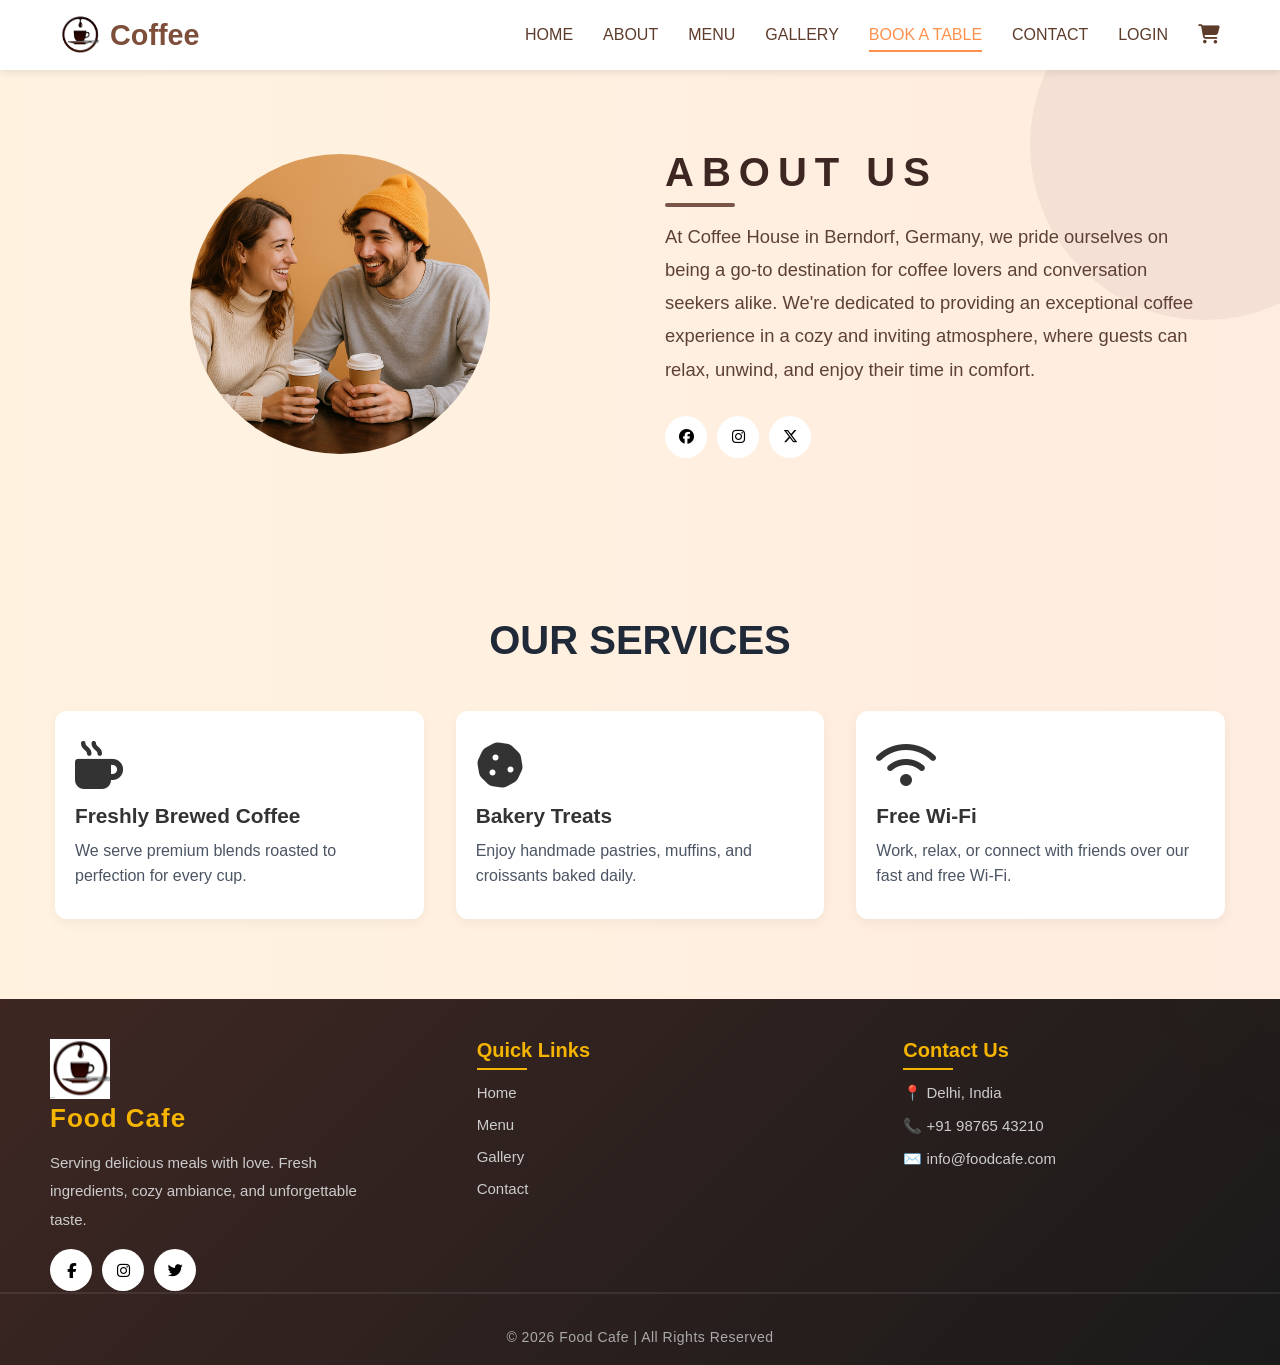
<file: pages/about.html>
<!DOCTYPE html>
<html lang="en">

<head>
  <meta charset="UTF-8">
  <meta name="viewport" content="width=device-width, initial-scale=1.0">
  <title>Coffee Shop</title>
  <link rel="stylesheet" href="../Styles.css">

  <!-- Font Awesome -->
  <link rel="stylesheet" href="https://cdn.jsdelivr.net/npm/@fortawesome/fontawesome-free@6.5.0/css/all.min.css">

  <script defer src="../Script.js"></script>
</head>

<body>

  <!-- 🌟 Navbar -->
  <nav class="navbar">
    <div class="nav-container">

      <!-- Logo -->
      <div class="logo">
        <a href="../index.html">
          <img src="/image/home/logo-png.jpg" alt="Coffee Logo">
          <span>Coffee</span>
        </a>
      </div>

      <!-- Navigation Links -->
      <ul class="nav-links" id="navLinks">
        <li><a href="../index.html">Home</a></li>
        <li><a href="about.html">About</a></li>
        <li><a href="menu.html">Menu</a></li>
        <li><a href="gallery.html">Gallery</a></li>
        <li><a href="table.html" class="highlight-link">Book a Table</a></li>
        <li><a href="contact.html">Contact</a></li>
        <li><a href="login.html" class="login-btn">Login</a></li>

        <!-- 🛒 Cart Icon -->
        <li>
          <a href="javascript:void(0)" onclick="toggleCart()" class="cart-icon">
            <i class="fas fa-shopping-cart"></i>
          </a>
        </li>
      </ul>

      <!-- Mobile Menu Toggle -->
      <div class="menu-toggle" id="menuToggleBtn" aria-label="Toggle Menu">
        <i class="fas fa-bars"></i>
      </div>

    </div>
  </nav>




  <!-- 🔥 About Section -->
  <section id="about">
    <div class="about-container">
      <div class="about-image">
        <img src="/image/about/about-1.png" alt="People enjoying coffee">
      </div>
      <div class="about-text">
        <h2>ABOUT US</h2>
        <p>At Coffee House in Berndorf, Germany, we pride ourselves on being a
          go-to destination for coffee lovers and conversation seekers alike.
          We're dedicated to providing an exceptional coffee experience in a
          cozy and inviting atmosphere, where guests can relax, unwind, and
          enjoy their time in comfort.</p>
        <div class="social-icons">
          <a href="#" aria-label="Facebook"><i class="fab fa-facebook"></i></a>
          <a href="#" aria-label="Instagram"><i class="fab fa-instagram"></i></a>
          <a href="#" aria-label="X (Twitter)"><i class="fab fa-x-twitter"></i></a>
        </div>
      </div>
    </div>
  </section>




  <!-- 🔥 Services Section -->
  <section id="services" class="py-16 bg-gray-50">
    <div class="services-container max-w-6xl mx-auto px-4 text-center">
      <h2 class="text-3xl font-bold mb-12">OUR SERVICES</h2>
      <div class="grid gap-8 sm:grid-cols-2 md:grid-cols-3">
        <!-- Service 1 -->
        <div class="bg-white p-6 rounded-lg shadow hover:shadow-lg transition">
          <i class="fas fa-mug-hot text-4xl text-brown-600 mb-4"></i>
          <h3 class="text-xl font-semibold mb-2">Freshly Brewed Coffee</h3>
          <p class="text-gray-600">We serve premium blends roasted to perfection for every cup.</p>
        </div>
        <!-- Service 2 -->
        <div class="bg-white p-6 rounded-lg shadow hover:shadow-lg transition">
          <i class="fas fa-cookie text-4xl text-yellow-500 mb-4"></i>
          <h3 class="text-xl font-semibold mb-2">Bakery Treats</h3>
          <p class="text-gray-600">Enjoy handmade pastries, muffins, and croissants baked daily.</p>
        </div>
        <!-- Service 3 -->
        <div class="bg-white p-6 rounded-lg shadow hover:shadow-lg transition">
          <i class="fas fa-wifi text-4xl text-blue-500 mb-4"></i>
          <h3 class="text-xl font-semibold mb-2">Free Wi-Fi</h3>
          <p class="text-gray-600">Work, relax, or connect with friends over our fast and free Wi-Fi.</p>
        </div>
      </div>
    </div>
  </section>



  <!-- footer Section -->
  <footer class="footer">
    <div class="footer-container">

      <!-- Branding -->
      <div class="footer-section footer-branding">
        <img src="/image/home/logo-png.jpg" alt="Food Cafe Logo">
        <h3>Food Cafe</h3>
        <p>Serving delicious meals with love. Fresh ingredients, cozy ambiance, and unforgettable taste.</p>

        <div class="social-icons">
          <a href="#"><i class="fab fa-facebook-f"></i></a>
          <a href="#"><i class="fab fa-instagram"></i></a>
          <a href="#"><i class="fab fa-twitter"></i></a>
        </div>
      </div>

      <!-- Quick Links -->
      <div class="footer-section footer-links">
        <h4>Quick Links</h4>
        <ul>
          <li><a href="#">Home</a></li>
          <li><a href="#">Menu</a></li>
          <li><a href="#">Gallery</a></li>
          <li><a href="#">Contact</a></li>
        </ul>
      </div>

      <!-- Contact -->
      <div class="footer-section footer-contact">
        <h4>Contact Us</h4>
        <p>📍 Delhi, India</p>
        <p>📞 +91 98765 43210</p>
        <p>✉️ info@foodcafe.com</p>
      </div>

    </div>

    <div class="footer-bottom">
      © 2026 Food Cafe | All Rights Reserved
    </div>
  </footer>



</body>

</html>
</file>
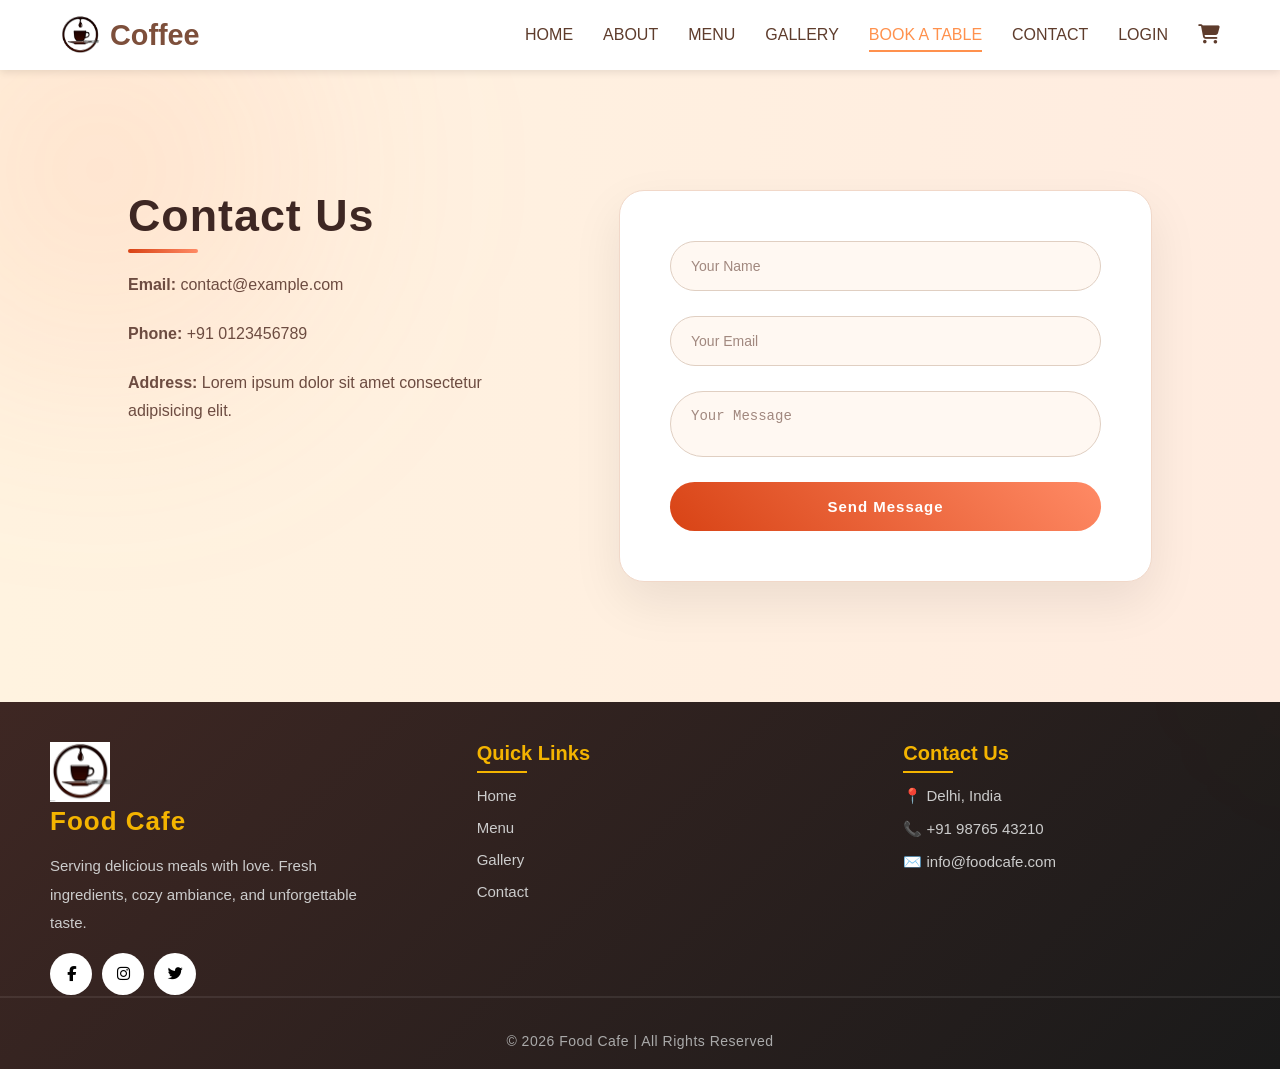
<file: pages/contact.html>
<!DOCTYPE html>
<html lang="en">

<head>
  <meta charset="UTF-8">
  <meta name="viewport" content="width=device-width, initial-scale=1.0">
  <title>Coffee Shop</title>
  <link rel="stylesheet" href="../Styles.css">
  <link rel="stylesheet" href="https://cdnjs.cloudflare.com/ajax/libs/font-awesome/6.5.0/css/all.min.css" />
  <script defer src="../Script.js"></script>
</head>

<body>
  <!-- Navbar -->
  <nav class="navbar">
    <div class="nav-container">
      <!-- Logo -->
      <div class="logo">
        <a href="../index.html">
          <img src="/image/home/logo-png.jpg" alt="Coffee Logo">
          <span>Coffee</span>
        </a>
      </div>

      <!-- Navigation Links -->
      <ul class="nav-links" id="navLinks">
        <li><a href="../index.html">Home</a></li>
        <li><a href="about.html">About</a></li>
        <li><a href="menu.html">Menu</a></li>
        <li><a href="gallery.html">Gallery</a></li>
        <li><a href="table.html" class="highlight-link">Book a Table</a></li>
        <li><a href="contact.html">Contact</a></li>
        <li><a href="login.html" class="login-btn">Login</a></li>

        <!-- 🛒 Cart Icon -->
        <li>
          <a href="javascript:void(0)" onclick="toggleCart()" class="cart-icon">
            <i class="fas fa-shopping-cart"></i>
          </a>
        </li>
      </ul>

      <!-- Mobile Menu Toggle -->
      <div class="menu-toggle" id="menuToggleBtn" aria-label="Toggle Menu">
        <i class="fas fa-bars"></i>
      </div>
    </div>
  </nav>




  <!-- contact section -->
  <section class="contact-section">
    <div class="container">

      <!-- 📞 Contact Info -->
      <div class="contact-info">
        <h2>Contact Us</h2>
        <p><strong>Email:</strong> contact@example.com</p>
        <p><strong>Phone:</strong> +91 0123456789</p>
        <p><strong>Address:</strong> Lorem ipsum dolor sit amet consectetur adipisicing elit.</p>
      </div>

      <!-- 📨 Contact Form -->
      <div class="contact-form">

        <form id="contactForm">

          <input type="text" id="name" name="name" placeholder="Your Name" required>

          <input type="email" id="email" name="email" placeholder="Your Email" required>

          <textarea id="message" name="message" placeholder="Your Message" required></textarea>

          <button type="submit">Send Message</button>

        </form>

      </div>

    </div>
  </section>



  <!-- footer Section -->
  <footer class="footer">
    <div class="footer-container">

      <!-- Branding -->
      <div class="footer-section footer-branding">
        <img src="/image/home/logo-png.jpg" alt="Food Cafe Logo">
        <h3>Food Cafe</h3>
        <p>Serving delicious meals with love. Fresh ingredients, cozy ambiance, and unforgettable taste.</p>

        <div class="social-icons">
          <a href="#"><i class="fab fa-facebook-f"></i></a>
          <a href="#"><i class="fab fa-instagram"></i></a>
          <a href="#"><i class="fab fa-twitter"></i></a>
        </div>
      </div>

      <!-- Quick Links -->
      <div class="footer-section footer-links">
        <h4>Quick Links</h4>
        <ul>
          <li><a href="#">Home</a></li>
          <li><a href="#">Menu</a></li>
          <li><a href="#">Gallery</a></li>
          <li><a href="#">Contact</a></li>
        </ul>
      </div>

      <!-- Contact -->
      <div class="footer-section footer-contact">
        <h4>Contact Us</h4>
        <p>📍 Delhi, India</p>
        <p>📞 +91 98765 43210</p>
        <p>✉️ info@foodcafe.com</p>
      </div>

    </div>

    <div class="footer-bottom">
      © 2026 Food Cafe | All Rights Reserved
    </div>
  </footer>


</body>

</html>
</file>
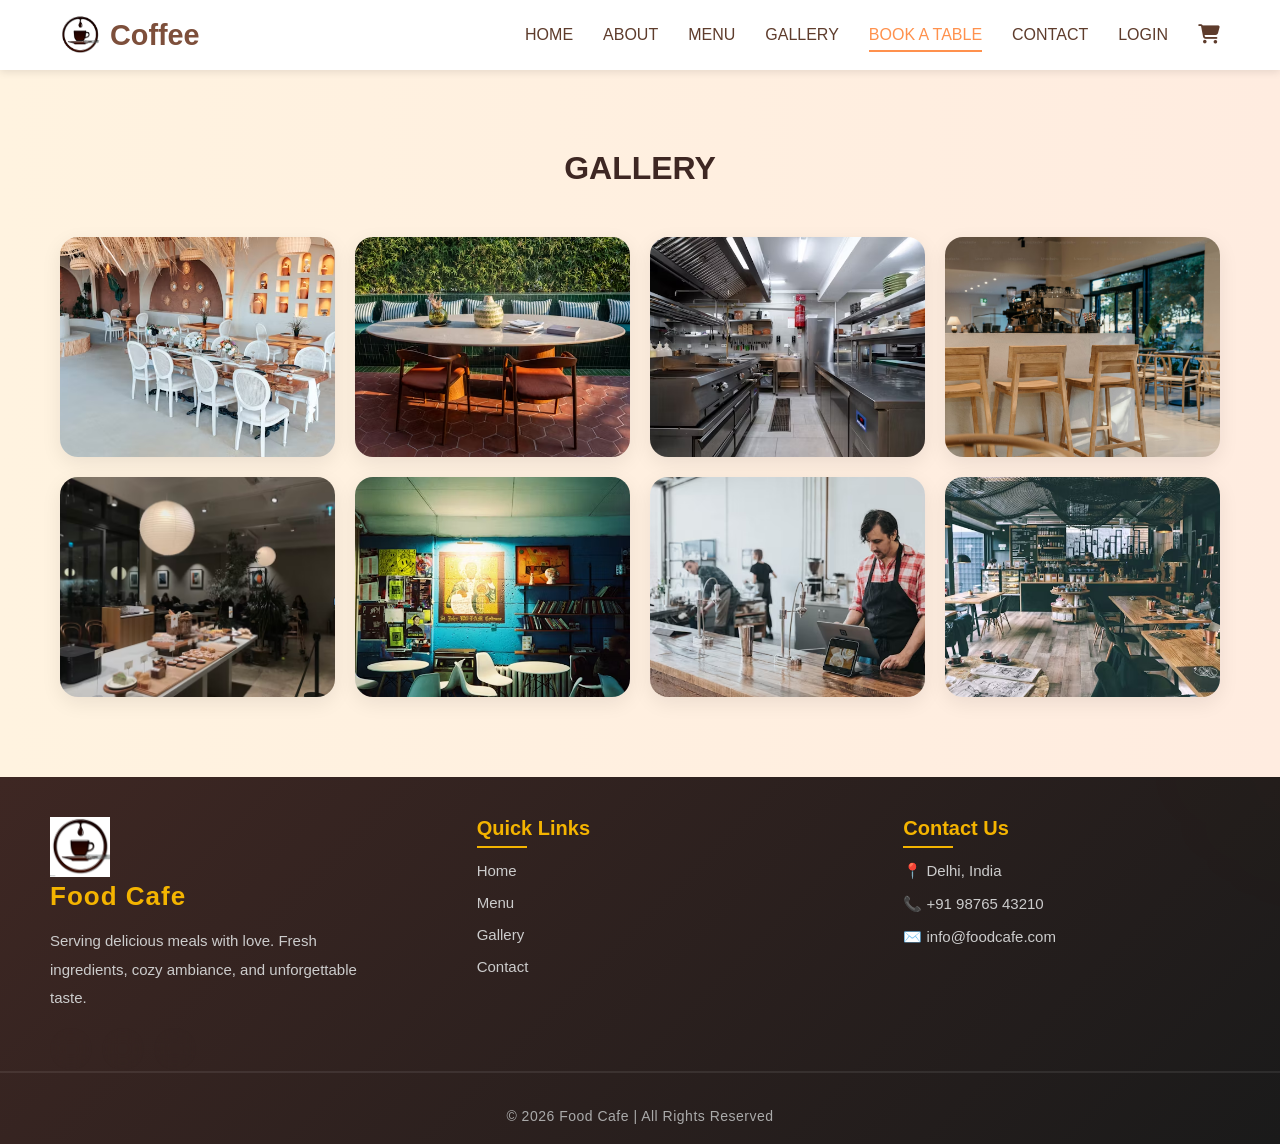
<file: pages/gallery.html>
<!DOCTYPE html>
<html lang="en">

<head>
  <meta charset="UTF-8">
  <meta name="viewport" content="width=device-width, initial-scale=1.0">
  <title>Document</title>
  <link rel="stylesheet" href="../Styles.css">

  <!-- Font Awesome -->
  <link rel="stylesheet" href="https://cdn.jsdelivr.net/npm/@fortawesome/fontawesome-free@6.5.0/css/all.min.css">

  <script defer src="../Script.js"></script>
</head>

<body>

  <!-- 🌟 Navbar -->
  <nav class="navbar">
    <div class="nav-container">

      <!-- Logo -->
      <div class="logo">
        <a href="../index.html">
          <img src="/image/home/logo-png.jpg" alt="Coffee Logo">
          <span>Coffee</span>
        </a>
      </div>

      <!-- Navigation Links -->
      <ul class="nav-links" id="navLinks">
        <li><a href="../index.html">Home</a></li>
        <li><a href="about.html">About</a></li>
        <li><a href="menu.html">Menu</a></li>
        <li><a href="gallery.html">Gallery</a></li>
        <li><a href="table.html" class="highlight-link">Book a Table</a></li>
        <li><a href="contact.html">Contact</a></li>
        <li><a href="login.html" class="login-btn">Login</a></li>

        <!-- 🛒 Cart Icon -->
        <li>
          <a href="javascript:void(0)" onclick="toggleCart()" class="cart-icon">
            <i class="fas fa-shopping-cart"></i>
          </a>
        </li>
      </ul>

      <!-- Mobile Menu Toggle -->
      <div class="menu-toggle" id="menuToggleBtn" aria-label="Toggle Menu">
        <i class="fas fa-bars"></i>
      </div>

    </div>
  </nav>


  <!-- gallery section -->
  <section id="gallery" class="gallery-section">
    <h2>GALLERY</h2>
    <div class="gallery-container">

      <div class="gallery-item">
        <img src="../image/GALLERY/Gallery1.jpg" alt="Coffee Cup">
      </div>

      <div class="gallery-item">
        <img src="../image/GALLERY/Gallery2.jpg" alt="Breakfast Plate">
      </div>

      <div class="gallery-item">
        <img src="../image/GALLERY/Gallery3.jpg" alt="Smoothies & Fruits">
      </div>

      <div class="gallery-item">
        <img src="../image/GALLERY/Gallery4.jpg" alt="Tea & Salad">
      </div>

      <div class="gallery-item">
        <img src="../image/GALLERY/Gallery5.jpg" alt="Mexican Dish">
      </div>

      <div class="gallery-item">
        <img src="../image/GALLERY/Gallery6.jpg" alt="Honey & Coffee">
      </div>

      <div class="gallery-item">
        <img src="../image/GALLERY/Gallery7.jpg" alt="Espresso Shot">
      </div>

      <div class="gallery-item">
        <img src="../image/GALLERY/Gallery8.jpg" alt="Pastries">
      </div>

    </div>
  </section>



  <!-- footer Section -->
  <footer class="footer">
    <div class="footer-container">

      <!-- Branding -->
      <div class="footer-section footer-branding">
        <img src="/image/home/logo-png.jpg" alt="Food Cafe Logo">
        <h3>Food Cafe</h3>
        <p>Serving delicious meals with love. Fresh ingredients, cozy ambiance, and unforgettable taste.</p>

        <div class="social-icons">
          <a href="#"><i class="fab fa-facebook-f"></i></a>
          <a href="#"><i class="fab fa-instagram"></i></a>
          <a href="#"><i class="fab fa-twitter"></i></a>
        </div>
      </div>

      <!-- Quick Links -->
      <div class="footer-section footer-links">
        <h4>Quick Links</h4>
        <ul>
          <li><a href="#">Home</a></li>
          <li><a href="#">Menu</a></li>
          <li><a href="#">Gallery</a></li>
          <li><a href="#">Contact</a></li>
        </ul>
      </div>

      <!-- Contact -->
      <div class="footer-section footer-contact">
        <h4>Contact Us</h4>
        <p>📍 Delhi, India</p>
        <p>📞 +91 98765 43210</p>
        <p>✉️ info@foodcafe.com</p>
      </div>

    </div>

    <div class="footer-bottom">
      © 2026 Food Cafe | All Rights Reserved
    </div>
  </footer>


</body>

</html>
</file>
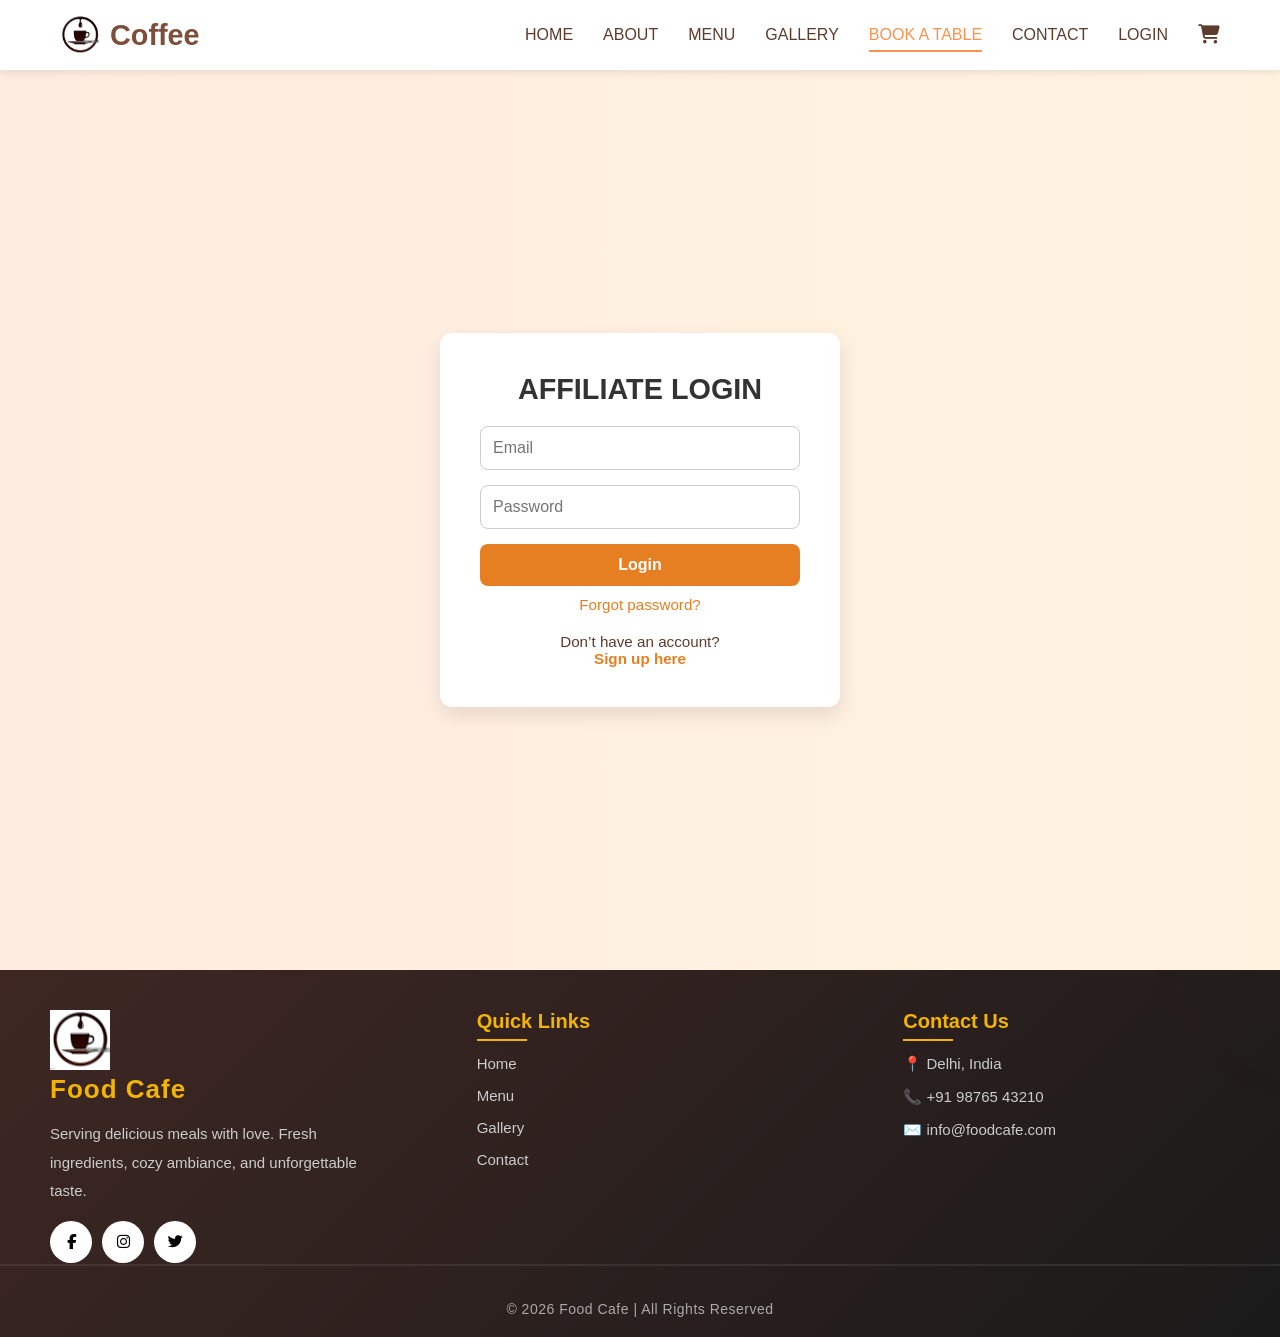
<file: pages/login.html>
<!DOCTYPE html>
<html lang="en">

<head>
  <meta charset="UTF-8">
  <meta name="viewport" content="width=device-width, initial-scale=1.0">
  <title>Document</title>

  <link rel="stylesheet" href="../Styles.css">
  <link rel="stylesheet" href="../Login.css">
  <link rel="stylesheet" href="https://cdnjs.cloudflare.com/ajax/libs/font-awesome/6.5.0/css/all.min.css" />

  <script defer src="../Script.js"></script>
</head>


<body>
  <!-- 🌟 Navbar -->
  <nav class="navbar">
    <div class="nav-container">

      <!-- Logo -->
      <div class="logo">
        <a href="../index.html">
          <img src="/image/home/logo-png.jpg" alt="Coffee Logo">
          <span>Coffee</span>
        </a>
      </div>

      <!-- Navigation Links -->
      <ul class="nav-links" id="navLinks">
        <li><a href="../index.html">Home</a></li>
        <li><a href="about.html">About</a></li>
        <li><a href="menu.html">Menu</a></li>
        <li><a href="gallery.html">Gallery</a></li>
        <li><a href="table.html" class="highlight-link">Book a Table</a></li>
        <li><a href="contact.html">Contact</a></li>
        <li><a href="login.html" class="login-btn">Login</a></li>

        <!-- 🛒 Cart Icon -->
        <li>
          <a href="javascript:void(0)" onclick="toggleCart()" class="cart-icon">
            <i class="fas fa-shopping-cart"></i>
          </a>
        </li>
      </ul>

      <!-- Mobile Menu Toggle -->
      <div class="menu-toggle" id="menuToggleBtn" aria-label="Toggle Menu">
        <i class="fas fa-bars"></i>
      </div>

    </div>
  </nav>

  <!-- Centered Wrapper -->
  <div class="login-wrapper">

    <!-- Login Form Container -->
    <div class="login-container">
      <h2>AFFILIATE LOGIN</h2>

      <form action="your-login-endpoint" method="POST">
        <input type="email" placeholder="Email" required>
        <input type="password" placeholder="Password" required>
        <!-- Optional additional fields can go here -->
        <button type="submit" class="login-btn">Login</button>
      </form>

      <a href="forgot-password.html" class="forgot-password">Forgot password?</a>

      <div class="create-account">
        <p>Don’t have an account?</p>
        <a href="signup.html" class="signup-link">Sign up here</a>
      </div>
    </div>

  </div>


  <!-- footer Section -->
  <footer class="footer">
    <div class="footer-container">

      <!-- Branding -->
      <div class="footer-section footer-branding">
        <img src="/image/home/logo-png.jpg" alt="Food Cafe Logo">
        <h3>Food Cafe</h3>
        <p>Serving delicious meals with love. Fresh ingredients, cozy ambiance, and unforgettable taste.</p>

        <div class="social-icons">
          <a href="#"><i class="fab fa-facebook-f"></i></a>
          <a href="#"><i class="fab fa-instagram"></i></a>
          <a href="#"><i class="fab fa-twitter"></i></a>
        </div>
      </div>

      <!-- Quick Links -->
      <div class="footer-section footer-links">
        <h4>Quick Links</h4>
        <ul>
          <li><a href="#">Home</a></li>
          <li><a href="#">Menu</a></li>
          <li><a href="#">Gallery</a></li>
          <li><a href="#">Contact</a></li>
        </ul>
      </div>

      <!-- Contact -->
      <div class="footer-section footer-contact">
        <h4>Contact Us</h4>
        <p>📍 Delhi, India</p>
        <p>📞 +91 98765 43210</p>
        <p>✉️ info@foodcafe.com</p>
      </div>

    </div>

    <div class="footer-bottom">
      © 2026 Food Cafe | All Rights Reserved
    </div>
  </footer>


</body>

</html>
</file>
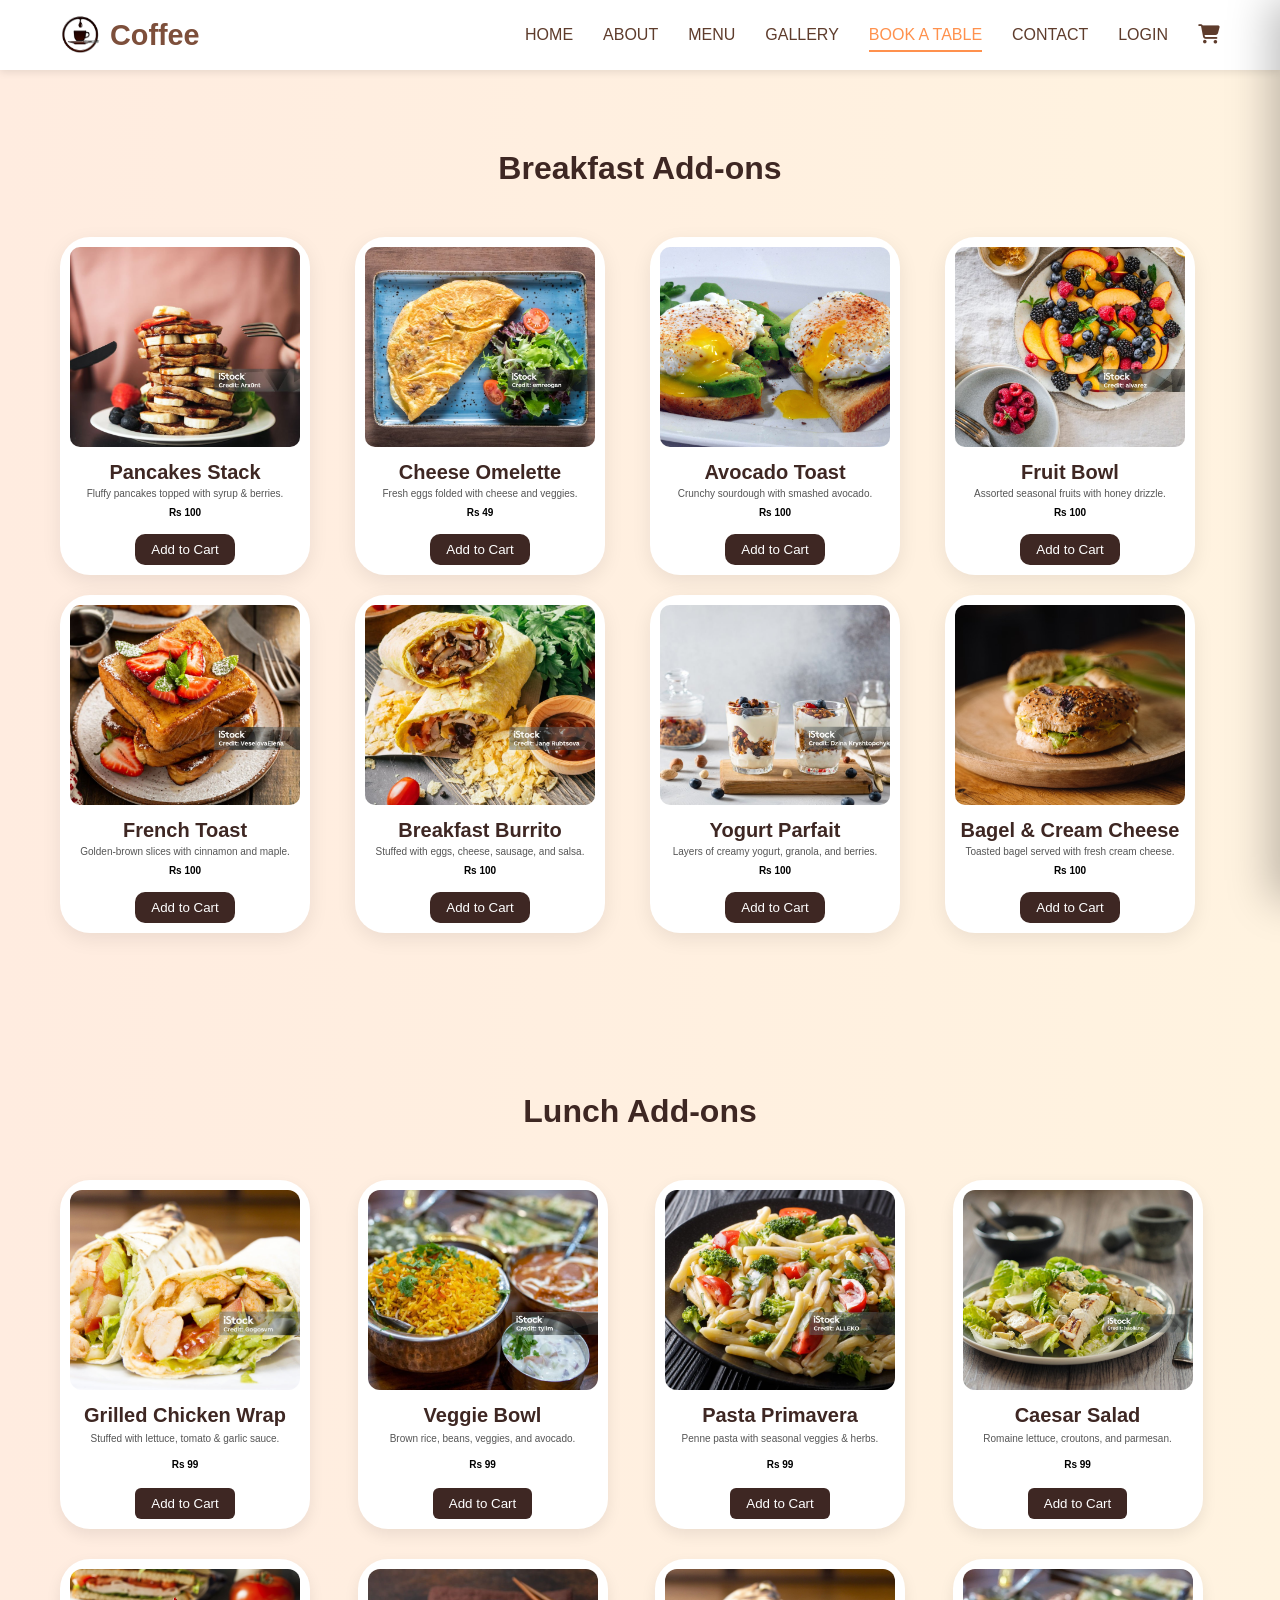
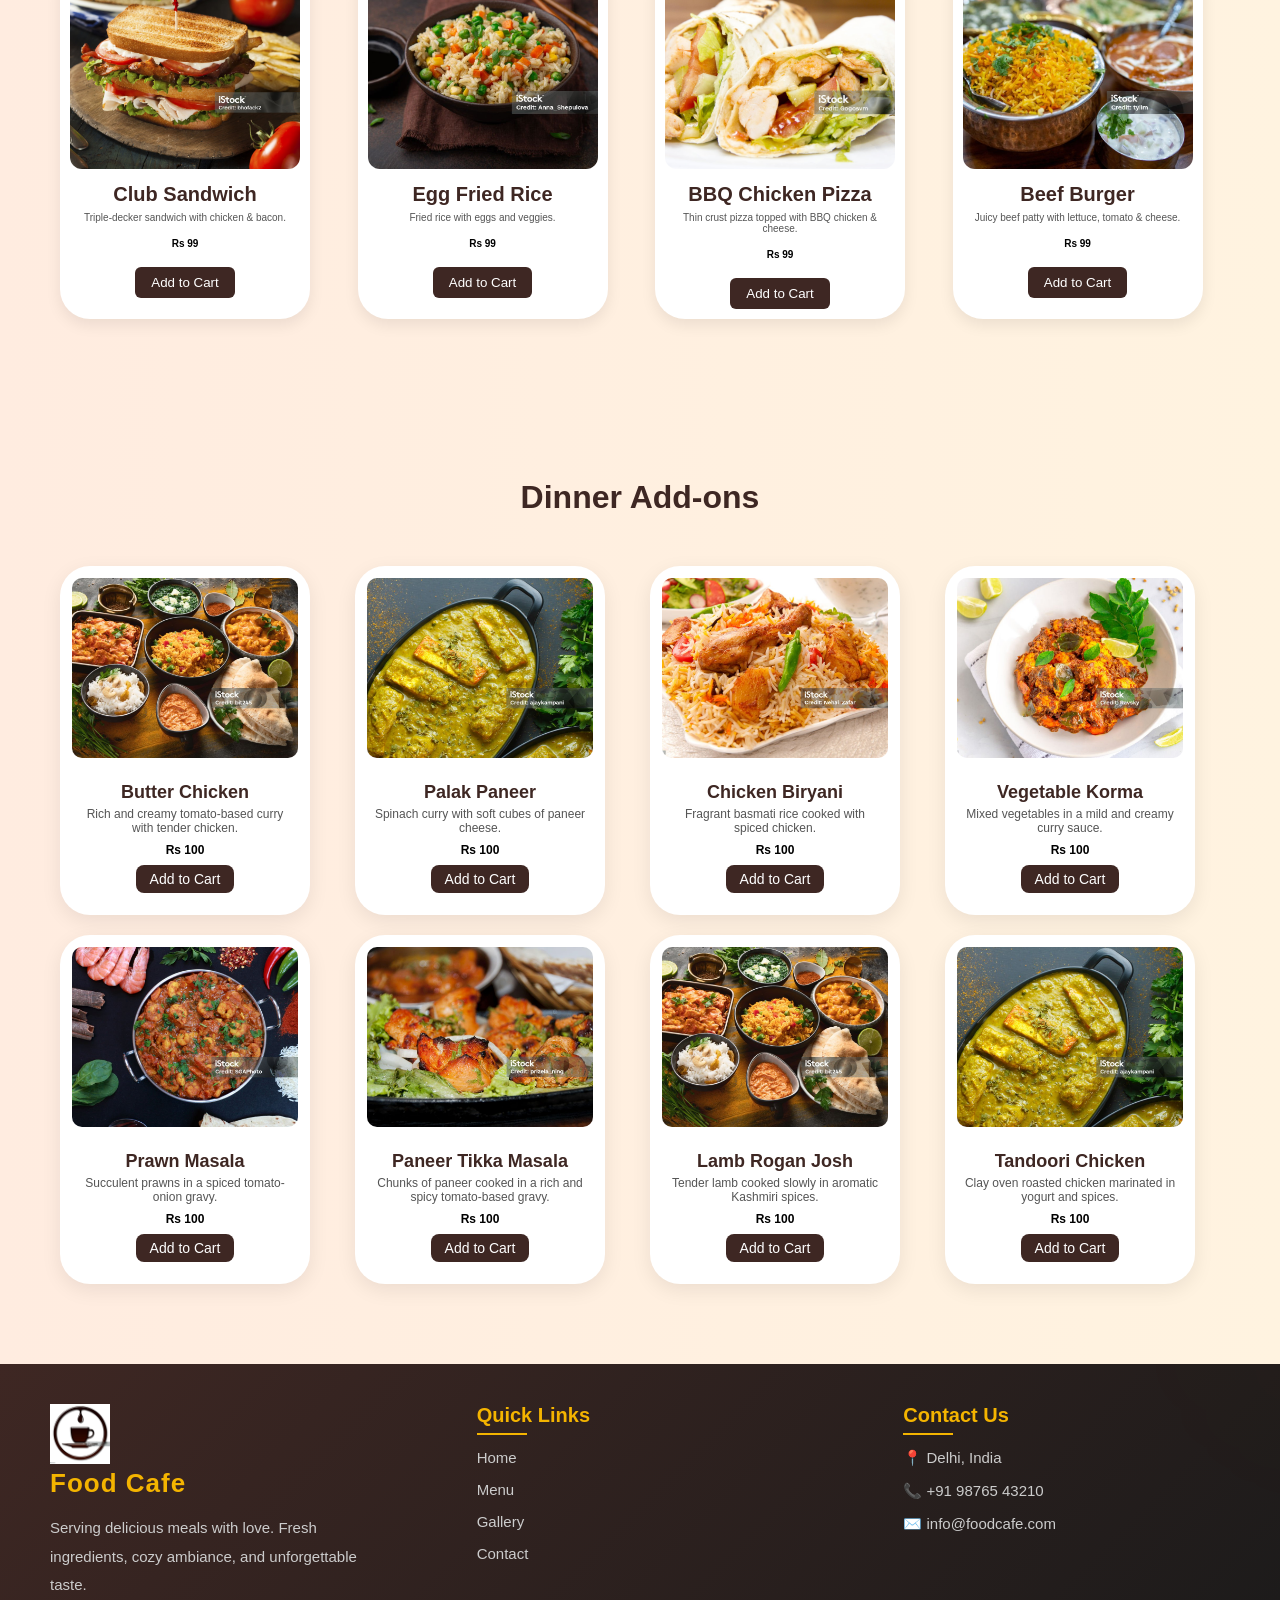
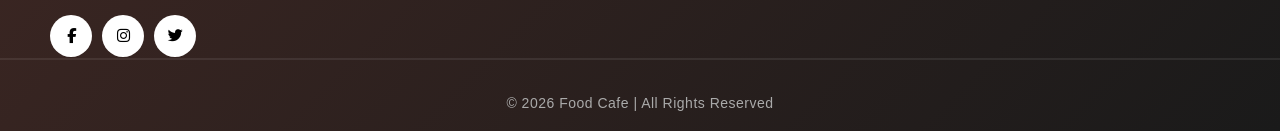
<file: pages/meal.html>
<!DOCTYPE html>
<html lang="en">

<head>
  <meta charset="UTF-8">
  <meta name="viewport" content="width=device-width, initial-scale=1.0">
  <title>Document</title>
  <link rel="stylesheet" href="../Styles.css">
  <link rel="stylesheet" href="https://cdnjs.cloudflare.com/ajax/libs/font-awesome/6.5.0/css/all.min.css" />
  <script defer src="../Script.js"></script>

</head>

<body>

  <!-- 🌟 Navbar -->
  <nav class="navbar">
    <div class="nav-container">

      <!-- Logo -->
      <div class="logo">
        <a href="../index.html">
          <img src="../image/home/logo-png.jpg" alt="Coffee Logo">
          <span>Coffee</span>
        </a>
      </div>

      <!-- Navigation Links -->
      <ul class="nav-links" id="navLinks">
        <li><a href="../index.html">Home</a></li>
        <li><a href="about.html">About</a></li>
        <li><a href="menu.html">Menu</a></li>
        <li><a href="gallery.html">Gallery</a></li>
        <li><a href="table.html" class="highlight-link">Book a Table</a></li>
        <li><a href="contact.html">Contact</a></li>
        <li><a href="login.html" class="login-btn">Login</a></li>

        <!-- 🛒 Cart Icon -->
        <li>
          <a href="javascript:void(0)" onclick="toggleCart()" class="cart-icon">
            <i class="fas fa-shopping-cart"></i>
          </a>
        </li>
      </ul>

      <!-- Mobile Menu Toggle -->
      <div class="menu-toggle" id="menuToggleBtn" aria-label="Toggle Menu">
        <i class="fas fa-bars"></i>
      </div>

    </div>
  </nav>

  <!-- Cart Sidebar -->
  <aside id="cart-sidebar" class="cart-sidebar">
    <h2 class="cart-title">Your Cart</h2>

    <div id="cart-items"></div>

    <div class="cart-total-bar">
      Total: $<span id="cart-total">0.00</span>
    </div>

    <div class="cart-buttons">
      <button onclick="toggleCart()">Close</button>
      <button class="checkout-btn">Check out</button>
    </div>
  </aside>





  <!-- 🍳 Breakfast Add-ons -->
  <section id="breakfast-addons">
    <h2>Breakfast Add-ons</h2>
    <div class="meal-container">
      <div class="meal-box">
        <img src="../image/menu/Meal Categories/Breakfast1.jpg" alt="Pancakes" />
        <h3>Pancakes Stack</h3>
        <p>Fluffy pancakes topped with syrup & berries.</p>
        <p class="price">Rs 100</p>
        <button class="add-to-cart-btn"
          onclick="addToCart('Pancakes Stack', 100, '../image/menu/Meal Categories/Breakfast1.jpg')">Add to
          Cart</button>
      </div>
      <div class="meal-box">
        <img src="../image/menu/Meal Categories/breakfast2.jpg" alt="Omelette" />
        <h3>Cheese Omelette</h3>
        <p>Fresh eggs folded with cheese and veggies.</p>
        <p class="price">Rs 49</p>
        <button class="add-to-cart-btn"
          onclick="addToCart('Cheese Omelette', 49, '../image/menu/Meal Categories/breakfast2.jpg')">Add to
          Cart</button>
      </div>
      <div class="meal-box">
        <img src="../image/menu/Meal Categories/breakfast3.jpg" alt="Avocado Toast" />
        <h3>Avocado Toast</h3>
        <p>Crunchy sourdough with smashed avocado.</p>
        <p class="price">Rs 100</p>
        <button class="add-to-cart-btn"
          onclick="addToCart('Avocado Toast', 100, '../image/menu/Meal Categories/breakfast3.jpg')">Add to Cart</button>
      </div>
      <div class="meal-box">
        <img src="../image/menu/Meal Categories/breakfast4.jpg" alt="Fruit Bowl" />
        <h3>Fruit Bowl</h3>
        <p>Assorted seasonal fruits with honey drizzle.</p>
        <p class="price">Rs 100</p>
        <button class="add-to-cart-btn"
          onclick="addToCart('Fruit Bowl', 100, '../image/menu/Meal Categories/breakfast4.jpg')">Add to Cart</button>
      </div>
      <div class="meal-box">
        <img src="../image/menu/Meal Categories/breakfast5.jpg" alt="French Toast" />
        <h3>French Toast</h3>
        <p>Golden-brown slices with cinnamon and maple.</p>
        <p class="price">Rs 100</p>
        <button class="add-to-cart-btn"
          onclick="addToCart('French Toast', 100, '../image/menu/Meal Categories/breakfast5.jpg')">Add to Cart</button>
      </div>
      <div class="meal-box">
        <img src="../image/menu/Meal Categories/breakfast6.jpg" alt="Breakfast Burrito" />
        <h3>Breakfast Burrito</h3>
        <p>Stuffed with eggs, cheese, sausage, and salsa.</p>
        <p class="price">Rs 100</p>
        <button class="add-to-cart-btn"
          onclick="addToCart('Breakfast Burrito', 100, '../image/menu/Meal Categories/breakfast6.jpg')">Add to
          Cart</button>
      </div>
      <div class="meal-box">
        <img src="../image/menu/Meal Categories/breakfast7.jpg" alt="Yogurt Parfait" />
        <h3>Yogurt Parfait</h3>
        <p>Layers of creamy yogurt, granola, and berries.</p>
        <p class="price">Rs 100</p>
        <button class="add-to-cart-btn"
          onclick="addToCart('Yogurt Parfait', 100, '../image/menu/Meal Categories/breakfast7.jpg')">Add to
          Cart</button>
      </div>
      <div class="meal-box">
        <img src="../image/menu/Meal Categories/breakfast8.jpg" alt="Bagel" />
        <h3>Bagel & Cream Cheese</h3>
        <p>Toasted bagel served with fresh cream cheese.</p>
        <p class="price">Rs 100</p>
        <button class="add-to-cart-btn"
          onclick="addToCart('Bagel & Cream Cheese', 100, '../image/menu/Meal Categories/breakfast8.jpg')">Add to
          Cart</button>
      </div>

    </div>
  </section>



  <!-- 🥗 Lunch Add-ons -->
  <section id="lunch-addons">
    <h2>Lunch Add-ons</h2>
    <div class="meal-container">
      <div class="meal-box">
        <img src="../image/menu/Meal Categories/lunch1.jpg" alt="Grilled Chicken Wrap" />
        <h3>Grilled Chicken Wrap</h3>
        <p>Stuffed with lettuce, tomato & garlic sauce.</p>
        <p class="price">Rs 99</p>
        <button class="add-to-cart-btn"
          onclick="addToCart('Grilled Chicken Wrap', 99, '../image/menu/Meal Categories/lunch1.jpg')">Add to
          Cart</button>
      </div>
      <div class="meal-box">
        <img src="../image/menu/Meal Categories/lunch2.jpg" alt="Veggie Bowl" />
        <h3>Veggie Bowl</h3>
        <p>Brown rice, beans, veggies, and avocado.</p>
        <p class="price">Rs 99</p>
        <button class="add-to-cart-btn"
          onclick="addToCart('Veggie Bowl', 99, '../image/menu/Meal Categories/lunch2.jpg')">Add to Cart</button>
      </div>
      <div class="meal-box">
        <img src="../image/menu/Meal Categories/lunch3.jpg" alt="Pasta Primavera" />
        <h3>Pasta Primavera</h3>
        <p>Penne pasta with seasonal veggies & herbs.</p>
        <p class="price">Rs 99</p>
        <button class="add-to-cart-btn"
          onclick="addToCart('Pasta Primavera', 99, '../image/menu/Meal Categories/lunch3.jpg')">Add to Cart</button>
      </div>
      <div class="meal-box">
        <img src="../image/menu/Meal Categories/lunch4.jpg" alt="Caesar Salad" />
        <h3>Caesar Salad</h3>
        <p>Romaine lettuce, croutons, and parmesan.</p>
        <p class="price">Rs 99</p>
        <button class="add-to-cart-btn"
          onclick="addToCart('Caesar Salad', 99, '../image/menu/Meal Categories/lunch4.jpg')">Add to Cart</button>
      </div>
      <div class="meal-box">
        <img src="../image/menu/Meal Categories/lunch5.jpg" alt="Club Sandwich" />
        <h3>Club Sandwich</h3>
        <p>Triple-decker sandwich with chicken & bacon.</p>
        <p class="price">Rs 99</p>
        <button class="add-to-cart-btn"
          onclick="addToCart('Club Sandwich', 99, '../image/menu/Meal Categories/lunch5.jpg')">Add to Cart</button>
      </div>
      <div class="meal-box">
        <img src="../image/menu/Meal Categories/lunch6.jpg" alt="Egg Fried Rice" />
        <h3>Egg Fried Rice</h3>
        <p>Fried rice with eggs and veggies.</p>
        <p class="price">Rs 99</p>
        <button class="add-to-cart-btn"
          onclick="addToCart('Egg Fried Rice', 99, '../image/menu/Meal Categories/lunch6.jpg')">Add to Cart</button>
      </div>

      <div class="meal-box">
        <img src="../image/menu/Meal Categories/lunch1.jpg" alt="BBQ Chicken Pizza" />
        <h3>BBQ Chicken Pizza</h3>
        <p>Thin crust pizza topped with BBQ chicken & cheese.</p>
        <p class="price">Rs 99</p>
        <button class="add-to-cart-btn"
          onclick="addToCart('BBQ Chicken Pizza', 99, '../image/menu/Meal Categories/lunch1.jpg')">Add to Cart</button>
      </div>

      <div class="meal-box">
        <img src="../image/menu/Meal Categories/lunch2.jpg" alt="Beef Burger" />
        <h3>Beef Burger</h3>
        <p>Juicy beef patty with lettuce, tomato & cheese.</p>
        <p class="price">Rs 99</p>
        <button class="add-to-cart-btn"
          onclick="addToCart('Beef Burger', 99, '../image/menu/Meal Categories/lunch2.jpg')">Add to Cart</button>
      </div>

    </div>
  </section>



  <!-- 🍽️ Dinner Add-ons -->
  <section id="dinner-addons">
    <h2>Dinner Add-ons</h2>

    <div class="meal-container">

      <div class="meal-box">
        <img src="../image/menu/Meal Categories/dinner1.jpg" alt="Butter Chicken">
        <div class="meal-content">
          <h3>Butter Chicken</h3>
          <p>Rich and creamy tomato-based curry with tender chicken.</p>
          <p class="price">Rs 100</p>
          <button class="add-to-cart-btn"
            onclick="addToCart('Butter Chicken', 100, '../image/menu/Meal Categories/dinner1.jpg')">Add to Cart</button>
        </div>
      </div>

      <div class="meal-box">
        <img src="../image/menu/Meal Categories/dinner-2.jpg" alt="Palak Paneer">
        <div class="meal-content">
          <h3>Palak Paneer</h3>
          <p>Spinach curry with soft cubes of paneer cheese.</p>
          <p class="price">Rs 100</p>
          <button class="add-to-cart-btn"
            onclick="addToCart('Palak Paneer', 100, '../image/menu/Meal Categories/dinner-2.jpg')">Add to Cart</button>
        </div>
      </div>

      <div class="meal-box">
        <img src="../image/menu/Meal Categories/dinner3.jpg" alt="Chicken Biryani">
        <div class="meal-content">
          <h3>Chicken Biryani</h3>
          <p>Fragrant basmati rice cooked with spiced chicken.</p>
          <p class="price">Rs 100</p>
          <button class="add-to-cart-btn"
            onclick="addToCart('Chicken Biryani', 100, '../image/menu/Meal Categories/dinner3.jpg')">Add to
            Cart</button>
        </div>
      </div>

      <div class="meal-box">
        <img src="../image/menu/Meal Categories/dinner4.jpg" alt="Vegetable Korma">
        <div class="meal-content">
          <h3>Vegetable Korma</h3>
          <p>Mixed vegetables in a mild and creamy curry sauce.</p>
          <p class="price">Rs 100</p>
          <button class="add-to-cart-btn"
            onclick="addToCart('Vegetable Korma', 100, '../image/menu/Meal Categories/dinner4.jpg')">Add to
            Cart</button>
        </div>
      </div>

      <div class="meal-box">
        <img src="../image/menu/Meal Categories/dinner5.jpg" alt="Prawn Masala">
        <div class="meal-content">
          <h3>Prawn Masala</h3>
          <p>Succulent prawns in a spiced tomato-onion gravy.</p>
          <p class="price">Rs 100</p>
          <button class="add-to-cart-btn"
            onclick="addToCart('Prawn Masala', 100, '../image/menu/Meal Categories/dinner5.jpg')">Add to Cart</button>
        </div>
      </div>

      <div class="meal-box">
        <img src="../image/menu/Meal Categories/dinner6.jpg" alt="Paneer Tikka Masala">
        <div class="meal-content">
          <h3>Paneer Tikka Masala</h3>
          <p>Chunks of paneer cooked in a rich and spicy tomato-based gravy.</p>
          <p class="price">Rs 100</p>
          <button class="add-to-cart-btn"
            onclick="addToCart('Paneer Tikka Masala', 100, '../image/menu/Meal Categories/dinner6.jpg')">Add to
            Cart</button>
        </div>
      </div>

      <div class="meal-box">
        <img src="../image/menu/Meal Categories/dinner1.jpg" alt="Lamb Rogan Josh">
        <div class="meal-content">
          <h3>Lamb Rogan Josh</h3>
          <p>Tender lamb cooked slowly in aromatic Kashmiri spices.</p>
          <p class="price">Rs 100</p>
          <button class="add-to-cart-btn"
            onclick="addToCart('Lamb Rogan Josh', 100, '../image/menu/Meal Categories/dinner1.jpg')">Add to
            Cart</button>
        </div>
      </div>

      <div class="meal-box">
        <img src="../image/menu/Meal Categories/dinner-2.jpg" alt="Tandoori Chicken">
        <div class="meal-content">
          <h3>Tandoori Chicken</h3>
          <p>Clay oven roasted chicken marinated in yogurt and spices.</p>
          <p class="price">Rs 100</p>
          <button class="add-to-cart-btn"
            onclick="addToCart('Tandoori Chicken', 100, '../image/menu/Meal Categories/dinner-2.jpg')">Add to
            Cart</button>
        </div>
      </div>

    </div>
  </section>


  <!-- footer Section -->
  <footer class="footer">
    <div class="footer-container">

      <!-- Branding -->
      <div class="footer-section footer-branding">
        <img src="/image/home/logo-png.jpg" alt="Food Cafe Logo">
        <h3>Food Cafe</h3>
        <p>Serving delicious meals with love. Fresh ingredients, cozy ambiance, and unforgettable taste.</p>

        <div class="social-icons">
          <a href="#"><i class="fab fa-facebook-f"></i></a>
          <a href="#"><i class="fab fa-instagram"></i></a>
          <a href="#"><i class="fab fa-twitter"></i></a>
        </div>
      </div>

      <!-- Quick Links -->
      <div class="footer-section footer-links">
        <h4>Quick Links</h4>
        <ul>
          <li><a href="#">Home</a></li>
          <li><a href="#">Menu</a></li>
          <li><a href="#">Gallery</a></li>
          <li><a href="#">Contact</a></li>
        </ul>
      </div>

      <!-- Contact -->
      <div class="footer-section footer-contact">
        <h4>Contact Us</h4>
        <p>📍 Delhi, India</p>
        <p>📞 +91 98765 43210</p>
        <p>✉️ info@foodcafe.com</p>
      </div>

    </div>

    <div class="footer-bottom">
      © 2026 Food Cafe | All Rights Reserved
    </div>
  </footer>

</body>

</html>
</file>
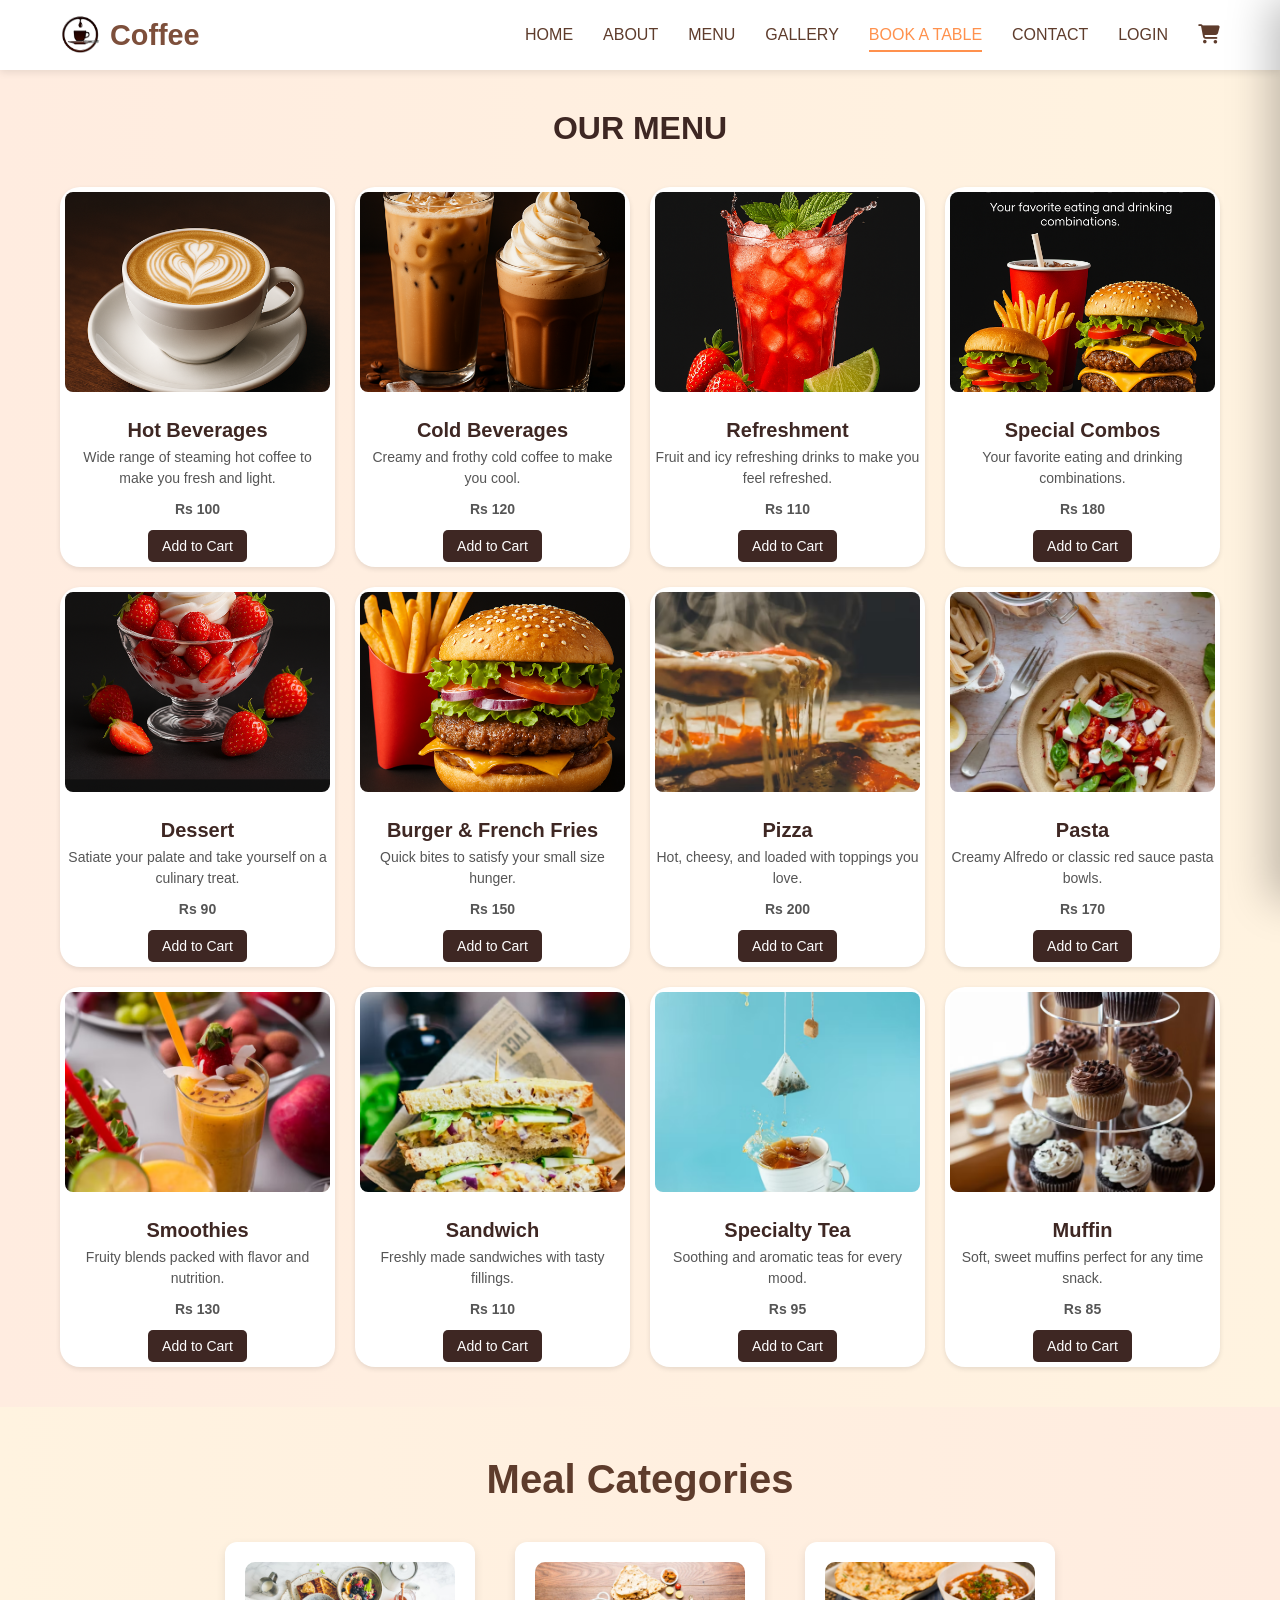
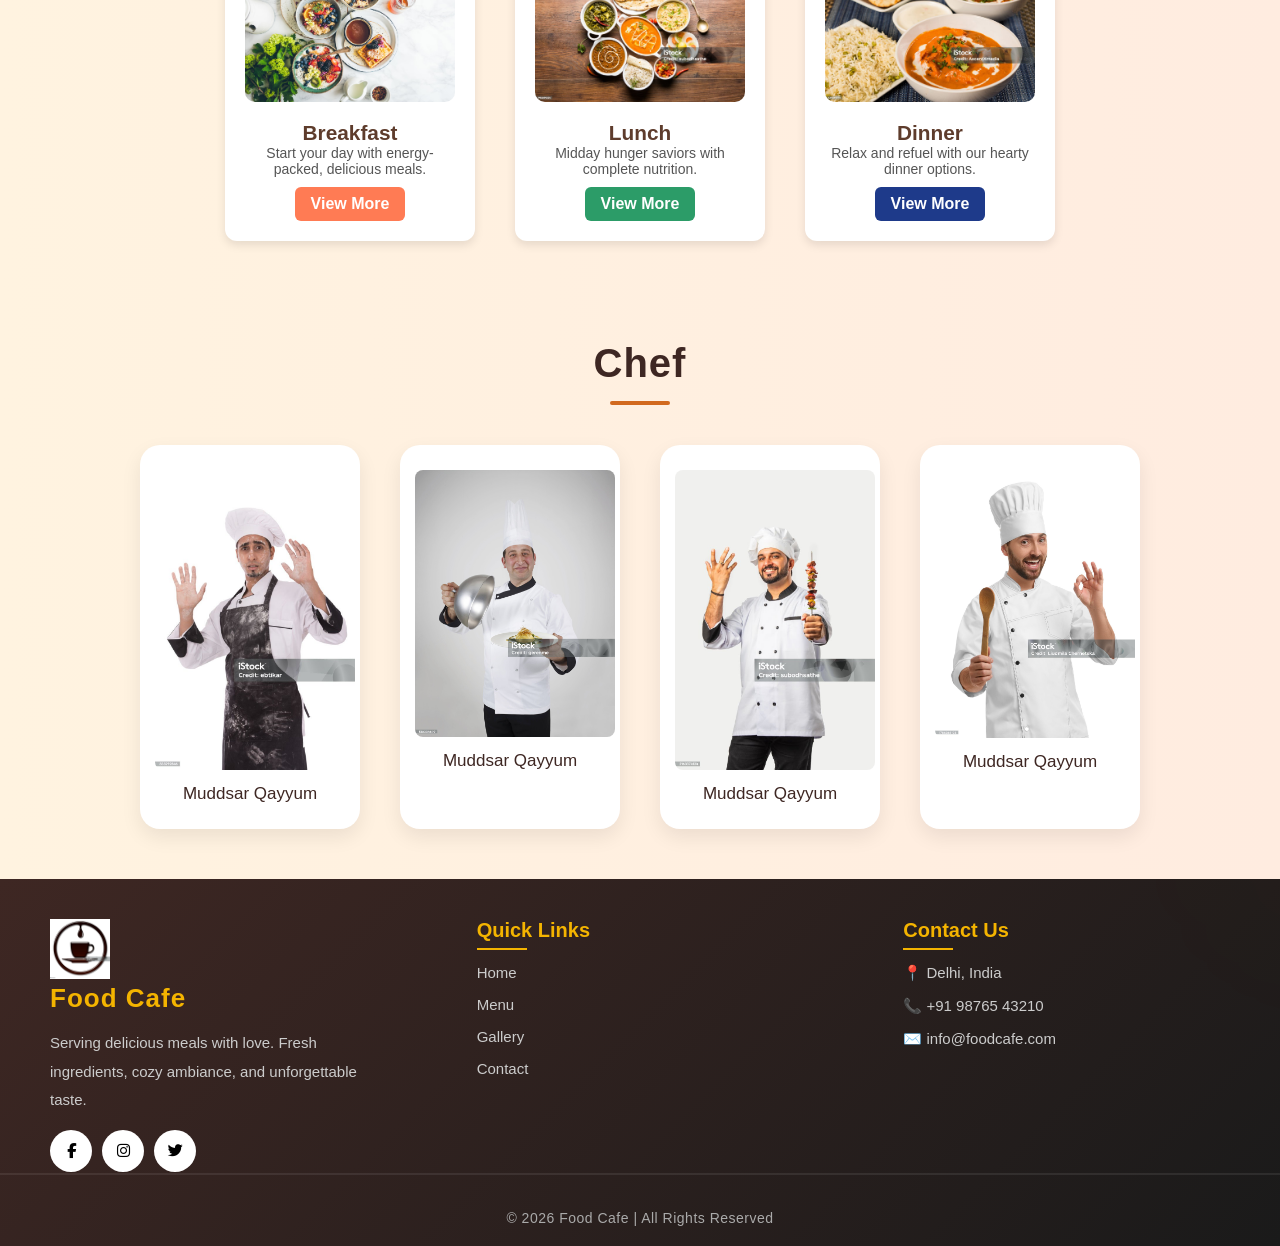
<file: pages/menu.html>
<!DOCTYPE html>
<html lang="en">

<head>
  <meta charset="UTF-8">
  <meta name="viewport" content="width=device-width, initial-scale=1.0">
  <title>Coffee Shop</title>
  <link rel="stylesheet" href="../Styles.css">

  <!-- Font Awesome -->
  <link rel="stylesheet" href="https://cdn.jsdelivr.net/npm/@fortawesome/fontawesome-free@6.5.0/css/all.min.css">

  <script defer src="../Script.js"></script>
</head>

<body>

  <!-- 🌟 Navbar -->
  <nav class="navbar">
    <div class="nav-container">

      <!-- Logo -->
      <div class="logo">
        <a href="../index.html">
          <img src="/image/home/logo-png.jpg" alt="Coffee Logo">
          <span>Coffee</span>
        </a>
      </div>

      <!-- Navigation Links -->
      <ul class="nav-links" id="navLinks">
        <li><a href="../index.html">Home</a></li>
        <li><a href="about.html">About</a></li>
        <li><a href="menu.html">Menu</a></li>
        <li><a href="gallery.html">Gallery</a></li>
        <li><a href="table.html" class="highlight-link">Book a Table</a></li>
        <li><a href="contact.html">Contact</a></li>
        <li><a href="login.html" class="login-btn">Login</a></li>

        <!-- 🛒 Cart Icon -->
        <li>
          <a href="javascript:void(0)" onclick="toggleCart()" class="cart-icon">
            <i class="fas fa-shopping-cart"></i>
            <span id="cart-count" style="display: none;">0</span>
          </a>
        </li>
      </ul>

      <!-- Mobile Menu Toggle -->
      <div class="menu-toggle" id="menuToggleBtn" aria-label="Toggle Menu">
        <i class="fas fa-bars"></i>
      </div>

    </div>
  </nav>



  <!-- Cart Sidebar -->
  <aside id="cart-sidebar" class="cart-sidebar">
    <h2 class="cart-title">Your Cart</h2>

    <div id="cart-items"></div>

    <div class="cart-total-bar">
      Total: Rs <span id="cart-total">0.00</span>
    </div>

    <div class="cart-buttons">
      <button onclick="toggleCart()">Close</button>
      <button class="checkout-btn">Check out</button>
    </div>
  </aside>



  <!-- Our Menu Section 2 add to cart-->
  <section id="menu-page">
    <h2>OUR MENU</h2>
    <div class="menu-grid">

      <!-- Hot Beverages -->
      <div class="menu-item">
        <img src="../image/menu/Hot Beverages h1.png" alt="Hot Beverages">
        <h3>Hot Beverages</h3>
        <p>Wide range of steaming hot coffee to make you fresh and light.</p>
        <p class="price">Rs 100</p>
        <button class="add-to-cart-btn" onclick="addToCart('Hot Beverages', 100, '../image/menu/Hot Beverages h1.png')">
          Add to Cart
        </button>
      </div>

      <!-- Cold Beverages -->
      <div class="menu-item">
        <img src="../image/menu/h2.png" alt="Cold Beverages">
        <h3>Cold Beverages</h3>
        <p>Creamy and frothy cold coffee to make you cool.</p>
        <p class="price">Rs 120</p>
        <button class="add-to-cart-btn" onclick="addToCart('Cold Beverages', 120, '../image/menu/h2.png')">
          Add to Cart
        </button>
      </div>

      <!-- Refreshment -->
      <div class="menu-item">
        <img src="../image/menu/Refreshment h3.png" alt="Refreshment">
        <h3>Refreshment</h3>
        <p>Fruit and icy refreshing drinks to make you feel refreshed.</p>
        <p class="price">Rs 110</p>
        <button class="add-to-cart-btn" onclick="addToCart('Refreshment', 110, '../image/menu/Refreshment h3.png')">
          Add to Cart
        </button>
      </div>

      <!-- Special Combos -->
      <div class="menu-item">
        <img src="../image/menu/Special Combos h4.png " alt="Special Combos">
        <h3>Special Combos</h3>
        <p>Your favorite eating and drinking combinations.</p>
        <p class="price">Rs 180</p>
        <button class="add-to-cart-btn"
          onclick="addToCart('Special Combos', 180, '../image/menu/Special Combos h4.png')">
          Add to Cart
        </button>
      </div>

      <!-- Dessert -->
      <div class="menu-item">
        <img src="../image/menu/Dessert h5.png" alt="Dessert">
        <h3>Dessert</h3>
        <p>Satiate your palate and take yourself on a culinary treat.</p>
        <p class="price">Rs 90</p>
        <button class="add-to-cart-btn" onclick="addToCart('Dessert', 90, '../image/menu/Dessert h5.png')">
          Add to Cart
        </button>
      </div>

      <!-- Burger & French Fries -->
      <div class="menu-item">
        <img src="../image/menu/Burger & French Fries h6.png" alt="Burger & French Fries">
        <h3>Burger & French Fries</h3>
        <p>Quick bites to satisfy your small size hunger.</p>
        <p class="price">Rs 150</p>
        <button class="add-to-cart-btn"
          onclick="addToCart('Burger & French Fries', 150, '../image/menu/Burger & French Fries h6.png')">
          Add to Cart
        </button>
      </div>

      <!-- Pizza -->
      <div class="menu-item">
        <img src="../image/menu/h7.avif" alt="Pizza">
        <h3>Pizza</h3>
        <p>Hot, cheesy, and loaded with toppings you love.</p>
        <p class="price">Rs 200</p>
        <button class="add-to-cart-btn" onclick="addToCart('Pizza', 200, '../image/menu/h7.avif')">
          Add to Cart
        </button>
      </div>

      <!-- Pasta -->
      <div class="menu-item">
        <img src="../image/menu/h8.avif" alt="Pasta">
        <h3>Pasta</h3>
        <p>Creamy Alfredo or classic red sauce pasta bowls.</p>
        <p class="price">Rs 170</p>
        <button class="add-to-cart-btn" onclick="addToCart('Pasta', 170, '../image/menu/h8.avif')">
          Add to Cart
        </button>
      </div>

      <!-- Smoothies -->
      <div class="menu-item">
        <img src="../image/menu/h9.avif" alt="Smoothies">
        <h3>Smoothies</h3>
        <p>Fruity blends packed with flavor and nutrition.</p>
        <p class="price">Rs 130</p>
        <button class="add-to-cart-btn" onclick="addToCart('Smoothies', 130, '../image/menu/h9.avif')">
          Add to Cart
        </button>
      </div>

      <!-- Sandwich -->
      <div class="menu-item">
        <img src="../image/menu/h10.avif" alt="Sandwich">
        <h3>Sandwich</h3>
        <p>Freshly made sandwiches with tasty fillings.</p>
        <p class="price">Rs 110</p>
        <button class="add-to-cart-btn" onclick="addToCart('Sandwich', 110, '../image/menu/h10.avif')">
          Add to Cart
        </button>
      </div>

      <!-- Specialty Tea -->
      <div class="menu-item">
        <img src="../image/menu/h11.avif" alt="Specialty Tea">
        <h3>Specialty Tea</h3>
        <p>Soothing and aromatic teas for every mood.</p>
        <p class="price">Rs 95</p>
        <button class="add-to-cart-btn" onclick="addToCart('Specialty Tea', 95, '../image/menu/h11.avif')">
          Add to Cart
        </button>
      </div>

      <!-- Muffin -->
      <div class="menu-item">
        <img src="../image/menu/h12.avif" alt="Muffin">
        <h3>Muffin</h3>
        <p>Soft, sweet muffins perfect for any time snack.</p>
        <p class="price">Rs 85</p>
        <button class="add-to-cart-btn" onclick="addToCart('Muffin', 85, '../image/menu/h12.avif')">
          Add to Cart
        </button>
      </div>

    </div>
  </section>





  <!-- Meal Categories Section -->
  <section id="meal-categories" style="padding: 50px; text-align: center; background-color: #fefefe;">
    <h2 style="font-size: 2.5rem; font-weight: bold; margin-bottom: 40px;">Meal Categories</h2>

    <div class="meal-grid" style="display: flex; justify-content: center; gap: 40px; flex-wrap: wrap;">

      <!-- Breakfast -->
      <div class="meal-box"
        style="width: 250px; background: #fff; padding: 20px; border-radius: 12px; box-shadow: 0 4px 10px rgba(0,0,0,0.1);">
        <img src="../image/menu/Breakfast.avif" alt="Breakfast" style="width: 100%; border-radius: 10px;">
        <h3 style="margin-top: 15px; font-size: 1.3rem;">Breakfast</h3>
        <p>Start your day with energy-packed, delicious meals.</p>
        <a href="meal.html"
          style="display: inline-block; margin-top: 10px; padding: 8px 16px; background-color: #ff7b54; color: white; border-radius: 6px; text-decoration: none;">View
          More</a>
      </div>

      <!-- Lunch -->
      <div class="meal-box"
        style="width: 250px; background: #fff; padding: 20px; border-radius: 12px; box-shadow: 0 4px 10px rgba(0,0,0,0.1);">
        <img src="../image/menu/Lunch7.jpg" alt="Lunch" style="width: 100%; border-radius: 10px;">
        <h3 style="margin-top: 15px; font-size: 1.3rem;">Lunch</h3>
        <p>Midday hunger saviors with complete nutrition.</p>
        <a href="meal.html"
          style="display: inline-block; margin-top: 10px; padding: 8px 16px; background-color: #2c9c68; color: white; border-radius: 6px; text-decoration: none;">View
          More</a>
      </div>

      <!-- Dinner -->
      <div class="meal-box"
        style="width: 250px; background: #fff; padding: 20px; border-radius: 12px; box-shadow: 0 4px 10px rgba(0,0,0,0.1);">
        <img src="../image/menu/dinner-1.jpg" alt="Dinner" style="width: 100%; border-radius: 10px;">
        <h3 style="margin-top: 15px; font-size: 1.3rem;">Dinner</h3>
        <p>Relax and refuel with our hearty dinner options.</p>
        <a href="meal.html"
          style="display: inline-block; margin-top: 10px; padding: 8px 16px; background-color: #1e3a8a; color: white; border-radius: 6px; text-decoration: none;">View
          More</a>
      </div>

    </div>
  </section>






  <!-- Chef Section -->
  <section class="chef-section" style="text-align: center; padding: 50px;">
    <h2 style="font-size: 2.5rem; font-weight: bold; margin-bottom: 40px;">Chef</h2>
    <div style="display: flex; justify-content: center; gap: 40px; flex-wrap: wrap;">

      <div class="chef-profile">
        <img src="../image/menu/chef1.jpg" alt="Chef Muddsar Qayyum"
          style="width: 200px; height: auto; border-radius: 8px;">
        <p style="margin-top: 10px; font-weight: 500;">Muddsar Qayyum</p>
      </div>

      <div class="chef-profile">
        <img src="../image/menu/chef2.jpg" alt="Chef Muddsar Qayyum"
          style="width: 200px; height: auto; border-radius: 8px;">
        <p style="margin-top: 10px; font-weight: 500;">Muddsar Qayyum</p>
      </div>

      <div class="chef-profile">
        <img src="../image/menu/chef3.jpg" alt="Chef Muddsar Qayyum"
          style="width: 200px; height: auto; border-radius: 8px;">
        <p style="margin-top: 10px; font-weight: 500;">Muddsar Qayyum</p>
      </div>

      <div class="chef-profile">
        <img src="../image/menu/chef-4.jpg" alt="Chef Muddsar Qayyum"
          style="width: 200px; height: auto; border-radius: 8px;">
        <p style="margin-top: 10px; font-weight: 500;">Muddsar Qayyum</p>
      </div>

    </div>
  </section>




  <!-- footer Section -->
  <footer class="footer">
    <div class="footer-container">

      <!-- Branding -->
      <div class="footer-section footer-branding">
        <img src="/image/home/logo-png.jpg" alt="Food Cafe Logo">
        <h3>Food Cafe</h3>
        <p>Serving delicious meals with love. Fresh ingredients, cozy ambiance, and unforgettable taste.</p>

        <div class="social-icons">
          <a href="#"><i class="fab fa-facebook-f"></i></a>
          <a href="#"><i class="fab fa-instagram"></i></a>
          <a href="#"><i class="fab fa-twitter"></i></a>
        </div>
      </div>

      <!-- Quick Links -->
      <div class="footer-section footer-links">
        <h4>Quick Links</h4>
        <ul>
          <li><a href="#">Home</a></li>
          <li><a href="#">Menu</a></li>
          <li><a href="#">Gallery</a></li>
          <li><a href="#">Contact</a></li>
        </ul>
      </div>

      <!-- Contact -->
      <div class="footer-section footer-contact">
        <h4>Contact Us</h4>
        <p>📍 Delhi, India</p>
        <p>📞 +91 98765 43210</p>
        <p>✉️ info@foodcafe.com</p>
      </div>

    </div>

    <div class="footer-bottom">
      © 2026 Food Cafe | All Rights Reserved
    </div>
  </footer>

</body>

</html>
</file>
<file: Styles.css>
/* GLOBAL STYLES */

:root {
  --primary-color: #7d4f3b;
  --accent-color: #ff914d;
  --text-color: #5e3c2c;
  --background-light: #f7f3f0;
  --font-family: 'Arial', sans-serif;
}

* {
  margin: 0;
  padding: 0;
  box-sizing: border-box;
}

body {
  font-family: var(--font-family);
  background: var(--background-light);
  color: var(--text-color);
  overflow-x: hidden;
}

a {
  text-decoration: none;
  color: var(--text-color);
  transition: color 0.3s ease;
}

a:hover {
  color: var(--accent-color);
}

/* NAVBAR STYLES  */


.navbar {
  background: white;
  box-shadow: 0 2px 8px rgba(0, 0, 0, 0.1);
  position: sticky;
  top: 0;
  z-index: 50;
  width: 100%;
}

.nav-container {
  max-width: 1200px;
  margin: 0 auto;
  display: flex;
  justify-content: space-between;
  align-items: center;
  padding: 15px 20px;
}

/* LOGO */

.logo a {
  display: flex;
  align-items: center;
  font-size: 1.8em;
  font-weight: 800;
  color: var(--primary-color);
  transition: color 0.3s ease;
}

.logo a:hover {
  color: var(--accent-color);
}

.logo img {
  height: 40px;
  margin-right: 10px;
  border-radius: 50%;
}

/* NAV LINKS */

.nav-links {
  list-style: none;
  display: flex;
  align-items: center;
  gap: 30px;
}

.nav-links li {
  position: relative;
}

.nav-links a {
  text-transform: uppercase;
  font-weight: 500;
  padding: 5px 0;
  position: relative;
}

/* Underline Animation */

.nav-links a::after {
  content: '';
  position: absolute;
  width: 0;
  height: 2px;
  bottom: -4px;
  left: 0;
  background: var(--accent-color);
  transition: width 0.3s ease;
}

.nav-links a:hover::after,
.nav-links .highlight-link::after {
  width: 100%;
}

/* Highlight Link */

.highlight-link {
  color: var(--accent-color) !important;
  font-weight: 700;
}

/* Login Button */

.login-btn {
  padding: 8px 15px;
  font-weight: 600;
  font-size: 1rem;
}

/* Cart Icon */

.cart-icon {
  font-size: 1.2em;
  cursor: pointer;
}

.cart-icon:hover {
  color: var(--accent-color);
}

/* Mobile Toggle */

.menu-toggle {
  display: none;
  font-size: 1.5em;
  cursor: pointer;
  color: var(--primary-color);
}

/* ==============================
   RESPONSIVE
============================== */

@media (max-width: 768px) {

  .nav-links {
    display: none;
    flex-direction: column;
    background: white;
    position: absolute;
    top: 70px;
    right: 0;
    width: 100%;
    padding: 20px;
    box-shadow: 0 4px 10px rgba(0, 0, 0, 0.1);
  }

  .nav-links.active {
    display: flex;
  }

  .menu-toggle {
    display: block;
  }

  .nav-links li {
    text-align: center;
  }
}






/*  Home Section */
#home {
  min-height: 100vh;
  display: flex;
  align-items: center;
  background: linear-gradient(135deg, #3e2723, #2a1a17);
  padding: 100px 8%;
  font-family: 'Nunito', sans-serif;
  color: #fff;
}

/* Container */
.home-container {
  display: flex;
  align-items: center;
  justify-content: space-between;
  gap: 5rem;
  flex-wrap: wrap;
  width: 100%;
}

/* Text Section */
.home-text {
  flex: 1 1 500px;
  max-width: 600px;
}

.home-text .highlight {
  color: #f9a825;
  font-size: 1.2rem;
  font-weight: 700;
  margin-bottom: 1rem;
  text-transform: uppercase;
  letter-spacing: 3px;
}

.home-text h1 {
  font-size: 3rem;
  line-height: 1.3;
  margin-bottom: 1.2rem;
  font-weight: 800;
}

.home-text p {
  font-size: 1.1rem;
  margin-bottom: 2.5rem;
  color: #ddd;
  line-height: 1.7;
}

/* Buttons */
.buttons {
  display: flex;
  gap: 1.2rem;
  flex-wrap: wrap;
}

.btn {
  display: inline-block;
  padding: 14px 30px;
  border-radius: 40px;
  font-size: 1rem;
  font-weight: 600;
  text-decoration: none;
  transition: all 0.3s ease;
  cursor: pointer;
}

/* Order Button */
.order-btn {
  background: #f9a825;
  color: #1b1b1b;
  box-shadow: 0 5px 15px rgba(249, 168, 37, 0.4);
}

.order-btn:hover {
  background: #ffb300;
  color: #1b1b1b;
  transform: translateY(-3px);
}

/* Contact Button */
.contact-btn {
  border: 2px solid #f9a825;
  color: #f9a825;
  background: transparent;
}

.contact-btn:hover {
  background: #f9a825;
  color: #1b1b1b;
  transform: translateY(-3px);
}

/* Image Section */
.home-image {
  flex: 1 1 400px;
  display: flex;
  justify-content: center;
}

.home-image img {
  max-width: 400px;
  width: 100%;
  animation: float 4s ease-in-out infinite;
  filter: drop-shadow(0 10px 20px rgba(0, 0, 0, 0.5));
}

/* Floating Animation */
@keyframes float {
  0% {
    transform: translateY(0px);
  }

  50% {
    transform: translateY(-20px);
  }

  100% {
    transform: translateY(0px);
  }
}

/* 🔥 Tablet */
@media (max-width: 992px) {
  #home {
    padding: 80px 6%;
  }

  .home-container {
    flex-direction: column-reverse;
    text-align: center;
    gap: 3rem;
  }

  .home-text h1 {
    font-size: 2.4rem;
  }

  .buttons {
    justify-content: center;
  }
}

/* 🔥 Mobile */
@media (max-width: 576px) {
  .home-text h1 {
    font-size: 2rem;
  }

  .home-text p {
    font-size: 1rem;
  }

  .btn {
    padding: 12px 22px;
    font-size: 0.9rem;
  }

  .home-image img {
    max-width: 320px;
  }
}



/*  About Section */
#about {
  padding: 80px 20px;
  background: linear-gradient(to right, #fff3e0, #ffece0);
  position: relative;
  overflow: hidden;
}

/* Subtle background circle effect */
#about::before {
  content: "";
  position: absolute;
  width: 350px;
  height: 350px;
  background: rgba(121, 85, 72, 0.08);
  border-radius: 50%;
  top: -100px;
  right: -100px;
  z-index: 0;
}

/* Container */
.about-container {
  display: flex;
  flex-wrap: wrap;
  align-items: center;
  justify-content: space-between;
  max-width: 1150px;
  margin: 0 auto;
  gap: 50px;
  position: relative;
  z-index: 1;
}


/* 🖼 Image Styling */

.about-image {
  flex: 1;
  min-width: 300px;
  display: flex;
  justify-content: center;
}

.about-image img {
  border-radius: 100%;
  width: 100%;
  max-width: 300px;
  transition: transform 0.4s ease, box-shadow 0.4s ease;
}

.about-image img:hover {
  transform: scale(1.08) rotate(1deg);
  box-shadow: 0 25px 50px rgba(0, 0, 0, 0.2);
}


/* 📝 Text Styling */

.about-text {
  flex: 1;
  min-width: 300px;
}

.about-text h2 {
  font-size: 2.5rem;
  margin-bottom: 25px;
  color: #3e2723;
  text-transform: uppercase;
  letter-spacing: 8px;
  position: relative;
}

/* Stylish underline */
.about-text h2::after {
  content: "";
  width: 70px;
  height: 4px;
  background: #795548;
  position: absolute;
  bottom: -12px;
  left: 0;
  border-radius: 2px;
}

.about-text p {
  font-size: 1.15rem;
  line-height: 1.8;
  color: #5d4037;
  margin-bottom: 30px;
}


/* 🌐 Social Icons */

.social-icons {
  display: flex;
  gap: 18px;
}

.social-icons a {
  font-size: 1.4rem;
  width: 55px;
  height: 55px;
  display: flex;
  align-items: center;
  justify-content: center;
  border-radius: 50%;
  text-decoration: none;
  background: #f4b400;
  color: #000000;
  transition: all 0.3s ease;
}

.social-icons a i,
.social-icons a svg {
  color: #000000;
}

.social-icons a:hover {
  transform: scale(1.12);
  background: #e6a800;
  color: #000000;
}


/* 📱 Responsive */

@media (max-width: 992px) {
  .about-container {
    gap: 35px;
  }

  .about-text h2 {
    font-size: 2.3rem;
  }

  .about-text p {
    font-size: 1.1rem;
  }
}

@media (max-width: 768px) {
  #about {
    padding: 60px 15px;
  }

  .about-container {
    flex-direction: column;
    text-align: center;
    gap: 30px;
  }

  .about-text h2::after {
    left: 50%;
    transform: translateX(-50%);
  }

  .about-text h2 {
    font-size: 2rem;
  }

  .about-text p {
    font-size: 1rem;
  }

  .social-icons {
    justify-content: center;
  }

  .about-image img {
    max-width: 250px;
  }
}

@media (max-width: 480px) {
  .about-text h2 {
    font-size: 1.8rem;
    letter-spacing: 5px;
  }

  .about-text p {
    font-size: 0.95rem;
  }

  .about-image img {
    max-width: 220px;
  }
}


/* Services Section About page */
#services {
  padding: 80px 20px;
  background: linear-gradient(to right, #fff3e0, #ffece0);
  /* Light gray background */
  font-family: 'Poppins', sans-serif;
  color: #333;
}

#services h2 {
  font-size: 2.5rem;
  font-weight: 700;
  color: #1f2937;
  /* Dark text */
  text-align: center;
  margin-bottom: 3rem;
}

.services-container {
  max-width: 1200px;
  margin: 0 auto;
  padding: 0 15px;
}

.services-container .grid {
  display: grid;
  grid-template-columns: repeat(auto-fit, minmax(250px, 1fr));
  gap: 2rem;
}

.services-container .grid div {
  background: #ffffff;
  padding: 30px 20px;
  border-radius: 12px;
  box-shadow: 0 4px 12px rgba(0, 0, 0, 0.05);
  transition: transform 0.3s ease, box-shadow 0.3s ease;
}

.services-container .grid div:hover {
  transform: translateY(-8px);
  box-shadow: 0 8px 20px rgba(0, 0, 0, 0.1);
}

.services-container i {
  display: block;
  font-size: 3rem;
  margin-bottom: 15px;
}

.services-container h3 {
  font-size: 1.3rem;
  font-weight: 600;
  margin-bottom: 10px;
}

.services-container p {
  font-size: 1rem;
  color: #4b5563;
  line-height: 1.6;
}

/* Responsive */
@media (max-width: 768px) {
  #services h2 {
    font-size: 2rem;
  }
}


/* ===== Our Menu Section ===== */
#home-menu {
  padding: 80px 5%;
  text-align: center;
  background: linear-gradient(to right, #fff3e0, #ffece0);
  font-family: 'Nunito', sans-serif;
}

/* ===== Heading ===== */
#home-menu h2 {
  font-size: 2.2rem;
  color: #333;
  margin-bottom: 60px;
  display: inline-block;
  font-weight: bold;
  position: relative;
  letter-spacing: 1px;
}

/* Stylish underline */
#home-menu h2::after {
  content: "";
  width: 50px;
  height: 4px;
  background-color: #ff9800;
  position: absolute;
  left: 50%;
  bottom: -10px;
  transform: translateX(-50%);
  border-radius: 10px;
}

/* ===== Menu Grid ===== */
.menu-grid {
  display: grid;
  grid-template-columns: repeat(4, 1fr);
  gap: 25px;
}

/* ===== Menu Cards ===== */
.menu-item {
  background: #fff;
  padding: 15px;
  border-radius: 25px;
  box-shadow: 0 8px 18px rgba(0,0,0,0.08);
  transition: 0.3s ease;
  cursor: pointer;
  overflow: hidden;
}

.menu-item:hover {
  transform: translateY(-8px);
  box-shadow: 0 12px 25px rgba(0,0,0,0.15);
}

/* ===== Card Image ===== */
.menu-item img {
  width: 100%;
  height: 200px;
  object-fit: cover;
  border-radius: 18px;
  margin-bottom: 15px;
  transition: 0.4s;
}

.menu-item:hover img {
  transform: scale(1.05);
}

/* ===== Card Title ===== */
.menu-item h3 {
  font-size: 1.2rem;
  color: #333;
  margin-bottom: 8px;
  font-weight: 600;
}

/* ===== Card Text ===== */
.menu-item p {
  font-size: 0.95rem;
  color: #666;
  line-height: 1.5;
}

/* ===== See More Button ===== */
.menu-btn-container {
  grid-column: 1 / -1;
  margin-top: 30px;
}

.menu-btn {
  display: inline-block;
  padding: 10px 22px;
  background: #ff9800;
  color: #fff;
  text-decoration: none;
  border-radius: 40px;
  font-weight: 600;
  transition: 0.3s;
}

.menu-btn:hover {
  background: #e68900;
  transform: translateY(-3px);
}

/* ===== Responsive ===== */
@media (max-width: 992px) {
  .menu-grid {
    grid-template-columns: repeat(2, 1fr);
  }
}

@media (max-width: 600px) {
  .menu-grid {
    grid-template-columns: 1fr;
  }
}


/* Your Cart */

.cart-sidebar {
  position: fixed;
  top: 0;
  right: -400px;
  width: 400px;
  height: 100vh;
 background: linear-gradient(to right, #fff3e0, #ffece0);
  box-shadow: -10px 0 40px rgba(0, 0, 0, 0.25);
  transition: right 0.4s cubic-bezier(.77, 0, .18, 1);
  z-index: 900;
  padding: 35px 25px;
  display: flex;
  flex-direction: column;
  font-family: 'Poppins', sans-serif;
}

.cart-sidebar.visible {
  right: 0;
}

/* Title */
.cart-title {
  text-align: center;
  font-size: 32px;
  font-weight: 700;
  margin-bottom: 40px;
  color: #1e1e1e;
}

/* Items */
#cart-items {
  flex: 1;
  overflow-y: auto;
}

/* Item Card (SMALL SIZE) */
.cart-item {
  display: flex;
  align-items: center;
  margin-bottom: 8px;
  padding: 6px;
  border-radius: 10px;
  background: rgba(255, 255, 255, 0.4);
  backdrop-filter: blur(6px);
  box-shadow: 0 3px 10px rgba(0, 0, 0, 0.08);
  transition: 0.3s ease;
  position: relative;
}

.cart-item:hover {
  transform: translateY(-2px);
}

/* Smaller Image */
.cart-item img {
  width: 55px;
  height: 55px;
  border-radius: 10px;
  object-fit: cover;
}

.cart-details {
  flex: 1;
  margin-left: 12px;
}

/* Smaller Text */
.cart-details strong {
  font-size: 15px;
  font-weight: 600;
  color: #222;
}

.cart-details p {
  font-size: 14px;
  margin-top: 4px;
  color: #333;
}

/* Quantity */
.item-qty {
  display: flex;
  align-items: center;
  gap: 8px;
  margin-top: 6px;
}

/* Smaller Buttons */
.item-qty button {
  width: 28px;
  height: 28px;
  border-radius: 50%;
  border: none;
  background: linear-gradient(135deg, #222, #444);
  color: #fff;
  font-size: 16px;
  cursor: pointer;
}

.item-qty span {
  font-size: 15px;
  font-weight: 600;
}

/* Remove Button */
.remove-btn {
  position: absolute;
  top: 6px;
  right: 8px;
  background: transparent;
  border: none;
  font-size: 16px;
  color: red;
  cursor: pointer;
}

/* Total Section */
.cart-total-bar {
  font-size: 18px;
  font-weight: 600;
  margin: 15px 0;
  text-align: center;
  border-top: 1px solid #eee;
  padding-top: 12px;
}

/* Buttons */
.cart-buttons {
  display: flex;
  gap: 10px;
}

.cart-buttons button {
  flex: 1;
  padding: 10px;
  border: none;
  border-radius: 10px;
  cursor: pointer;
  font-weight: 600;
}

.close-btn {
  background: #e0e0e0;
}

.checkout-btn {
  background: linear-gradient(135deg, #ff6b4a, #ff3c1f);
  color: white;
}

/* Mobile */
@media (max-width: 480px) {
  .cart-sidebar {
    width: 100%;
  }
}


/* ===== MENU PAGE ===== */

#menu-page {
  padding: 40px 60px;
  background: linear-gradient(to right, #ffece0, #fff3e0);
}

/* Title */
#menu-page h2 {
  text-align: center;
  font-size: 32px;
  font-weight: 700;
  margin-bottom: 40px;
  color: #3e2723;
}

/* Grid Layout */
#menu-page .menu-grid {
  display: grid;
  grid-template-columns: repeat(auto-fill, minmax(250px, 1fr));
  gap: 20px;
}

/* Card */
#menu-page .menu-item {
  background: #ffffff;
  border-radius: 20px;
  padding: 5px;
  text-align: center;
  box-shadow: 0 2px 5px rgba(0,0,0,0.1);
  transition: transform 0.2s ease;
}

#menu-page .menu-item:hover {
  transform: translateY(-5px);
}

/* Image */
#menu-page .menu-item img {
  width: 100%;
  height: 200px;
  object-fit: cover;
  border-radius: 8px;
}

/* Title */
#menu-page .menu-item h3 {
  margin: 8px 0 5px;
  font-size: 20px;
  color: #3e2723;
}

/* Description */
#menu-page .menu-item p {
  font-size: 14px;
  color: #555;
}

/* Price */
#menu-page .price {
  font-weight: bold;
  margin: 10px 0;
  color: #000;
}

/* Add to Cart Button */
#menu-page .add-to-cart-btn {
  background: #3e2723;
  color: #fff;
  border: none;
  padding: 8px 14px;
  border-radius: 5px;
  cursor: pointer;
  font-size: 14px;
  transition: background 0.3s ease;
}

#menu-page .add-to-cart-btn:hover {
  background: #e68a00;
}

/* ===== RESPONSIVE ===== */

@media (max-width:768px) {
  #menu-page {
    padding: 30px 20px;
  }

  #menu-page h2 {
    font-size: 26px;
  }
}



/*  Meal.html Categories Section  */
#meal-categories {
  padding: 50px;
  text-align: center;
  background: linear-gradient(to right, #fff3e0, #ffece0);
}

#meal-categories h2 {
  font-size: 2.5rem;
  font-weight: bold;
  margin-bottom: 40px;
}

.meal-grid {
  display: flex;
  justify-content: center;
  gap: 40px;
  flex-wrap: wrap;
}

.meal-box {
  width: 250px;
  background: #fff;
  padding: 20px;
  border-radius: 12px;
  box-shadow: 0 4px 10px rgba(0, 0, 0, 0.1);
  transition: transform 0.3s ease, box-shadow 0.3s ease;
}

.meal-box:hover {
  transform: translateY(-5px);
  box-shadow: 0 6px 15px rgba(0, 0, 0, 0.15);
}

.meal-box img {
  width: 100%;
  border-radius: 10px;
}

.meal-box h3 {
  margin-top: 15px;
  font-size: 1.3rem;
}

.meal-box p {
  font-size: 14px;
  color: #555;
}

/* Button Style */
.meal-box a {
  display: inline-block;
  margin-top: 10px;
  padding: 8px 16px;
  border-radius: 6px;
  text-decoration: none;
  color: #ffffff;
  font-weight: bold;
  background-color: #3e2723;   /* Main Button Color */
  transition: background-color 0.3s ease;
}

/* Hover Effect */
.meal-box a:hover {
  background-color: #5d4037;
}

/*  Responsive Meal Categories  */

@media (max-width: 1024px) {
  .meal-grid {
    gap: 30px;
  }
}

@media (max-width: 768px) {
  .meal-grid {
    flex-direction: column;
    align-items: center;
    gap: 20px;
  }

  .meal-box {
    width: 90%;
  }
}

@media (max-width: 480px) {
  #meal-categories h2 {
    font-size: 2rem;
  }

  .meal-box h3 {
    font-size: 1.1rem;
  }

  .meal-box p {
    font-size: 13px;
  }

  .meal-box a {
    padding: 6px 12px;
    font-size: 14px;
  }
}


/*  CHEF SECTION */
.chef-section {
  text-align: center;
  padding: 80px 10%;
  background: linear-gradient(to right, #fff3e0, #ffece0);
  font-family: 'Nunito', sans-serif;
  color: #3e2723;
  position: relative;
}

/* Section Title */
.chef-section h2 {
  font-size: 2.8rem;
  font-weight: 800;
  margin-bottom: 60px;
  letter-spacing: 1px;
  position: relative;
}

.chef-section h2::after {
  content: '';
  display: block;
  width: 60px;
  height: 4px;
  background: #d2691e;
  margin: 15px auto 0;
  border-radius: 2px;
}

/* Chef Container */
.chef-section>div {
  display: flex;
  justify-content: center;
  gap: 40px;
  flex-wrap: wrap;
  transition: all 0.3s ease;
}

/* Individual Profile */
.chef-profile {
  background: #ffffff;
  padding: 25px 15px;
  border-radius: 20px;
  width: 220px;
  box-shadow: 0 8px 20px rgba(0, 0, 0, 0.08);
  transition: all 0.4s ease;
  cursor: pointer;
  position: relative;
  overflow: hidden;
}

/* Hover Effect */
.chef-profile:hover {
  transform: translateY(-10px) scale(1.05);
  box-shadow: 0 12px 28px rgba(0, 0, 0, 0.18);
}

.chef-profile:hover::before {
  content: '';
  position: absolute;
  top: 0;
  left: -50%;
  width: 200%;
  height: 100%;
  background: rgba(255, 182, 150, 0.1);
  transform: rotate(25deg);
  pointer-events: none;
}

/* Chef Image */
.chef-profile img {
  width: 100%;
  height: 220px;
  object-fit: cover;
  border-radius: 15px;
  transition: transform 0.4s ease;
}

.chef-profile:hover img {
  transform: scale(1.08);
}

/* Chef Name */
.chef-profile p {
  margin-top: 18px;
  font-weight: 700;
  font-size: 17px;
  color: #3e2723;
  transition: color 0.3s ease;
}

.chef-profile:hover p {
  color: #d2691e;
}

/* Optional: Chef Role */
.chef-profile span {
  display: block;
  font-size: 14px;
  color: #8b5e3c;
  margin-top: 5px;
  font-weight: 500;
}


/*  RESPONSIVE */

@media (max-width: 1024px) {
  .chef-section h2 {
    font-size: 2.4rem;
  }
}

@media (max-width: 768px) {
  .chef-section {
    padding: 50px 15px;
  }

  .chef-profile {
    width: 90%;
    max-width: 280px;
  }
}

@media (max-width: 480px) {
  .chef-section h2 {
    font-size: 2rem;
  }

  .chef-profile {
    padding: 20px 12px;
  }
}





/*  BREAKFAST ADD-ONS */

#breakfast-addons {
  padding: 80px 60px;
  background: linear-gradient(to right, #ffece0, #fff3e0);
}

#breakfast-addons h2 {
  text-align: center;
  font-size: 32px;
  font-weight: 700;
  margin-bottom: 50px;
  color: #3e2723;
}

/* Grid Layout */
#breakfast-addons .meal-container {
  display: grid;
  grid-template-columns: repeat(auto-fit, minmax(250px, 1fr));
  gap: 20px;
}

/* Card */
#breakfast-addons .meal-box {
  background: #ffffff;
  padding: 10px;
  border-radius: 30px;
  text-align: center;
  box-shadow: 0 6px 20px rgba(0, 0, 0, 0.08);
  transition: all 0.3s ease;
}

#breakfast-addons .meal-box:hover {
  transform: translateY(-8px);
  box-shadow: 0 10px 28px rgba(0, 0, 0, 0.15);
}

/* Image */
#breakfast-addons .meal-box img {
  width: 100%;
  height: 200px;
  object-fit: cover;
  border-radius: 10px;
}

/* Title */
#breakfast-addons .meal-box h3 {
  margin: 10px 0 4px;
  font-size: 20px;
  color: #3e2723;
}

/* Description */
#breakfast-addons .meal-box p {
  font-size: 10px;
  color: #555;
  margin-bottom: 6px;
}

/* Price (Last Paragraph) */
#breakfast-addons .meal-box p:last-of-type {
  font-weight: 700;
  color: #000;
  margin-top: 8px;
}

/* Button */
#breakfast-addons .meal-box button {
  margin-top: 10px;
  padding: 8px 16px;
  border: none;
  background: #3e2723;
  color: #fff;
  border-radius: 10px;
  cursor: pointer;
  transition: 0.3s ease;
}

#breakfast-addons .meal-box button:hover {
  background: #5d4037;
}

/*  RESPONSIVE */

@media (max-width: 768px) {
  #breakfast-addons {
    padding: 60px 20px;
  }

  #breakfast-addons h2 {
    font-size: 26px;
  }
}




/* LUNCH ADD-ONS */

#lunch-addons {
  padding: 80px 60px;
  background: linear-gradient(to right, #ffece0, #fff3e0);
}

#lunch-addons h2 {
  text-align: center;
  font-size: 32px;
  font-weight: 700;
  margin-bottom: 50px;
  color: #3e2723;
}

/* Grid Layout */
#lunch-addons .meal-container {
  display: grid;
  grid-template-columns: repeat(auto-fit, minmax(250px, 1fr));
  gap: 30px;
}

/* Card */
#lunch-addons .meal-box {
  background: #ffffff;
  padding: 10px;
  border-radius: 30px;
  text-align: center;
  box-shadow: 0 6px 15px rgba(0, 0, 0, 0.08);
  transition: all 0.3s ease;
}

#lunch-addons .meal-box:hover {
  transform: translateY(-8px);
  box-shadow: 0 10px 28px rgba(0, 0, 0, 0.15);
}

/* Image */
#lunch-addons .meal-box img {
  width: 100%;
  height: 200px;
  object-fit: cover;
  border-radius: 12px;
}

/* Title */
#lunch-addons .meal-box h3 {
  margin: 10px 0 6px;
  font-size: 20px;
  color: #3e2723;
}

/* Description */
#lunch-addons .meal-box p {
  font-size: 10px;
  color: #555;
  margin-bottom: 6px;
}

/* Price */
#lunch-addons .meal-box p:last-of-type {
  font-weight: 700;
  color: #000;
  margin-top: 15px;
}

/* Button */
#lunch-addons .meal-box button {
  margin-top: 12px;
  padding: 8px 16px;
  border: none;
  background: #3e2723;
  color: #fff;
  border-radius: 6px;
  cursor: pointer;
  transition: 0.3s ease;
}

#lunch-addons .meal-box button:hover {
  background: #5d4037;
}

/* ===============================
   📱 RESPONSIVE
================================= */
@media (max-width: 768px) {
  #lunch-addons {
    padding: 60px 20px;
  }

  #lunch-addons h2 {
    font-size: 26px;
  }
}


/* 🍽️ DINNER ADD-ONS */

#dinner-addons {
  padding: 80px 60px;
  background: linear-gradient(to right, #ffece0, #fff3e0);
}

#dinner-addons h2 {
  text-align: center;
  font-size: 32px;
  font-weight: 700;
  margin-bottom: 50px;
  color: #3e2723;
}

/* Grid Layout */
#dinner-addons .meal-container {
  display: grid;
  grid-template-columns: repeat(auto-fit, minmax(240px, 1fr));
  gap: 20px;
}

/* Card */
#dinner-addons .meal-box {
  background: #ffffff;
  padding: 12px;
  border-radius: 30px;
  text-align: center;
  box-shadow: 0 6px 20px rgba(0, 0, 0, 0.08);
  transition: all 0.3s ease;
}

#dinner-addons .meal-box:hover {
  transform: translateY(-8px);
  box-shadow: 0 10px 28px rgba(0, 0, 0, 0.15);
}

/* Image */
#dinner-addons .meal-box img {
  width: 100%;
  height: 180px;
  /* 👈 thoda compact */
  object-fit: cover;
  border-radius: 10px;
}

/* Content */
#dinner-addons .meal-content {
  padding: 10px 5px;
}

/* Title */
#dinner-addons .meal-content h3 {
  margin: 10px 0 4px;
  font-size: 18px;
  color: #3e2723;
}

/* Description */
#dinner-addons .meal-content p {
  font-size: 12px;
  color: #555;
  margin-bottom: 6px;
}

/* ✅ Price Center */
#dinner-addons .meal-content .price {
  display: block;
  font-weight: 700;
  color: #000;
  margin: 8px 0;
  text-align: center;
}

/* ✅ Smaller Button */
#dinner-addons .meal-content button {
  padding: 6px 14px;
  /* 👈 button size small */
  font-size: 14px;
  border: none;
  background: #3e2723;
  color: #fff;
  border-radius: 8px;
  cursor: pointer;
  transition: 0.3s ease;
}

#dinner-addons .meal-content button:hover {
  background: #5d4037;
}

/* 📱 Responsive */
@media (max-width: 768px) {
  #dinner-addons {
    padding: 60px 20px;
  }

  #dinner-addons h2 {
    font-size: 26px;
  }
}




/* ===== Testimonials Section ===== */
.testimonials-section {
  padding: 80px 10%;
  background: linear-gradient(to right, #fff3e0, #ffece0);
  font-family: 'Poppins', sans-serif;
  text-align: center;
  position: relative;
}

.testimonials-section h2 {
  font-size: 2.5rem;
  font-weight: 700;
  color: #333;
  margin-bottom: 80px;
  position: relative;
}

.testimonials-section h2::after {
  content: "";
  display: block;
  width: 80px;
  height: 3px;
  background: #e67e22;
  margin: 12px auto 0;
  border-radius: 2px;
}

/* Testimonials Container */
.testimonials-container {
  display: flex;
  align-items: center;
  justify-content: center;
  position: relative;
  gap: 20px;
}

/* Slider - Three Cards in a Row */
.testimonials-slider {
  display: flex;
  gap: 20px;
  overflow: hidden;
  width: 100%;
}

/* Testimonial Items */
.testimonial-item {
  flex: 0 0 calc(33.333% - 20px);
  /* Three items per row */
  background: #fff;
  padding: 25px;
  border-radius: 15px;
  box-shadow: 0 4px 15px rgba(0, 0, 0, 0.08);
  text-align: center;
  transition: transform 0.3s ease, box-shadow 0.3s ease;
}

.testimonial-item:hover {
  transform: translateY(-8px);
  box-shadow: 0 8px 20px rgba(0, 0, 0, 0.15);
}

.testimonial-item img {
  width: 80px;
  height: 80px;
  border-radius: 50%;
  object-fit: cover;
  margin-bottom: 15px;
}

.testimonial-item h3 {
  font-size: 1.2rem;
  color: #222;
  margin-bottom: 10px;
}

.testimonial-item p {
  font-size: 0.95rem;
  color: #555;
  line-height: 1.6;
  font-style: italic;
}

/* Navigation Buttons */
.prev-btn,
.next-btn {
  background: #e67e22;
  border: none;
  color: #fff;
  font-size: 1.2rem;
  padding: 12px;
  border-radius: 50%;
  cursor: pointer;
  position: absolute;
  top: 50%;
  transform: translateY(-50%);
  transition: background 0.3s ease, transform 0.3s ease;
  z-index: 10;
  box-shadow: 0 4px 10px rgba(0, 0, 0, 0.2);
}

.prev-btn:hover,
.next-btn:hover {
  background: #cf6d17;
  transform: translateY(-50%) scale(1.1);
}

.prev-btn {
  left: -40px;
  /* Better spacing */
}

.next-btn {
  right: -40px;
  /* Better spacing */
}

/* Responsive Layout */
@media (max-width: 1024px) {
  .testimonial-item {
    flex: 0 0 calc(50% - 20px);
    /* Two cards per row */
  }
}

@media (max-width: 768px) {
  .testimonial-item {
    flex: 0 0 100%;
    /* One card per row */
  }

  .prev-btn,
  .next-btn {
    display: none;
    /* Hide navigation buttons */
  }
}

@media (max-width: 480px) {
  .testimonials-section {
    padding: 50px 5%;
  }

  .testimonials-section h2 {
    font-size: 2rem;
  }

  .testimonial-item {
    padding: 20px;
  }
}




/* ===============================
   🔥 GALLERY SECTION
================================= */

.gallery-section {
  padding: 80px 60px;
  background: linear-gradient(to right, #fff3e0, #ffece0);
}

.gallery-section h2 {
  text-align: center;
  font-size: 32px;
  font-weight: 700;
  margin-bottom: 50px;
  color: #3e2723;
}

/* 4 Cards Per Row */
.gallery-container {
  display: grid;
  grid-template-columns: repeat(4, 1fr);
  gap: 20px;
}

/* Card */
.gallery-item {
  overflow: hidden;
  border-radius: 18px;
  box-shadow: 0 6px 20px rgba(0, 0, 0, 0.08);
  transition: 0.3s ease;
  cursor: pointer;
}

/* Image */
.gallery-item img {
  width: 100%;
  height: 220px;
  object-fit: cover;
  transition: transform 0.5s ease;
  display: block;
}

/* Hover Effect */
.gallery-item:hover img {
  transform: scale(1.1);
}

.gallery-item:hover {
  box-shadow: 0 12px 28px rgba(0, 0, 0, 0.15);
}

/* ===============================
   📱 RESPONSIVE
================================= */

/* Tablet */
@media (max-width: 992px) {
  .gallery-container {
    grid-template-columns: repeat(2, 1fr);
  }
}

/* Mobile */
@media (max-width: 576px) {
  .gallery-section {
    padding: 60px 20px;
  }

  .gallery-container {
    grid-template-columns: 1fr;
  }

  .gallery-item img {
    height: 200px;
  }
}






/* ============================= */
/* 🌟 CONTACT SECTION */
/* ============================= */
.contact-section {
  padding: 120px 10%;
  background: linear-gradient(to right, #fff3e0, #ffece0);
  font-family: 'Poppins', sans-serif;
  position: relative;
  overflow: hidden;
}

/* Soft Glow Effect */
.contact-section::before {
  content: "";
  position: absolute;
  width: 400px;
  height: 400px;
  background: rgba(255, 138, 101, 0.15);
  top: -100px;
  left: -100px;
  border-radius: 50%;
  filter: blur(120px);
  z-index: 0;
}

/* ============================= */
/* Container */
.container {
  display: flex;
  justify-content: space-between;
  align-items: stretch;
  gap: 60px;
  flex-wrap: wrap;
  position: relative;
  z-index: 1;
}

/* ============================= */
/* Contact Info */
.contact-info {
  flex: 1;
  min-width: 300px;
}

.contact-info h2 {
  font-size: 2.8rem;
  margin-bottom: 30px;
  font-weight: 700;
  letter-spacing: 1px;
  color: #3e2723;
  position: relative;
}

.contact-info h2::after {
  content: "";
  width: 70px;
  height: 4px;
  background: linear-gradient(90deg, #d84315, #ff8a65);
  position: absolute;
  left: 0;
  bottom: -12px;
  border-radius: 5px;
}

.contact-info p {
  font-size: 1rem;
  margin-bottom: 20px;
  line-height: 1.8;
  color: #6d4c41;
  transition: all 0.3s ease;
}

.contact-info p:hover {
  color: #3e2723;
  transform: translateX(5px);
}

/* ============================= */
/* Contact Form */
.contact-form {
  flex: 1;
  min-width: 300px;
  padding: 50px;
  border-radius: 25px;
  background: #ffffff;
  box-shadow: 0 20px 50px rgba(0, 0, 0, 0.08);
  border: 1px solid #f1d8c9;
  transition: transform 0.4s ease, box-shadow 0.4s ease;
}

.contact-form:hover {
  transform: translateY(-8px);
}

/* ============================= */
/* Form Layout */
.contact-form form {
  display: flex;
  flex-direction: column;
  gap: 25px;
}

/* ============================= */
/* Inputs */
.contact-form input,
.contact-form textarea {
  padding: 16px 20px;
  border-radius: 50px;
  border: 1px solid #e0cfc2;
  background: #fff8f2;
  color: #4e342e;
  font-size: 14px;
  outline: none;
  transition: all 0.3s ease;
  width: 100%;
  resize: none;
}

.contact-form input::placeholder,
.contact-form textarea::placeholder {
  color: #a1887f;
}

.contact-form input:focus,
.contact-form textarea:focus {
  border-color: #d84315;
  box-shadow: 0 0 12px rgba(216, 67, 21, 0.2);
}

/* ============================= */
/* Button */
.contact-form button {
  padding: 16px 0;
  border: none;
  border-radius: 50px;
  background: linear-gradient(45deg, #d84315, #ff8a65);
  color: #ffffff;
  font-size: 15px;
  font-weight: 600;
  cursor: pointer;
  transition: all 0.3s ease;
  letter-spacing: 1px;
}

.contact-form button:hover {
  transform: translateY(-3px);
  box-shadow: 0 10px 25px rgba(216, 67, 21, 0.3);
}

/* ============================= */
/* Responsive */
@media (max-width: 992px) {
  .container {
    gap: 40px;
  }
}

@media (max-width: 768px) {
  .container {
    flex-direction: column;
    gap: 50px;
  }

  .contact-section {
    padding: 90px 6%;
  }

  .contact-form {
    padding: 35px;
  }

  .contact-info h2 {
    font-size: 2.4rem;
  }

  .contact-info p {
    font-size: 0.95rem;
  }
}

@media (max-width: 480px) {
  .contact-section {
    padding: 70px 5%;
  }

  .contact-form {
    padding: 25px;
  }

  .contact-info h2 {
    font-size: 2rem;
  }

  .contact-info p {
    font-size: 0.9rem;
  }
}







/* ===============================
   FOOTER section
================================= */
.footer {
  background: linear-gradient(135deg, #3e2723, #1a1a1a);
  color: #ffffff;
  padding: 40px 0 20px;
  font-family: 'Poppins', sans-serif;
  position: relative;
  overflow: hidden;
}

/* Soft background glow */
.footer::before {
  content: "";
  position: absolute;
  top: -90px;
  right: -100px;
  width: 100px;
  height: 100px;
  background: rgba(244, 180, 0, 0.07);
  border-radius: 100%;
  filter: blur(100px);
}

/* ===============================
   CONTAINER
================================= */
.footer-container {
  max-width: 1200px;
  margin: 0 auto;
  padding: 0 10px;
  display: grid;
  grid-template-columns: repeat(auto-fit, minmax(200px, 1fr));
  gap: 100px;
  position: relative;
  z-index: 1;
}

/* ===============================
   BRANDING
================================= */
.footer-branding img {
  width: 60px;
  margin-bottom: -0px;
}

.footer-branding h3 {
  font-size: 26px;
  margin-bottom: 15px;
  color: #f4b400;
  font-weight: 600;
  letter-spacing: 1px;
}

.footer-branding p {
  font-size: 15px;
  line-height: 1.9;
  color: #cccccc;
  max-width: 320px;
}

/* ===============================
   SOCIAL ICONS
================================= */
.social-icons {
  margin-top: 15px;
  display: flex;
  gap: 10px;
}

.social-icons a {
  display: flex;
  align-items: center;
  justify-content: center;
  width: 42px;
  height: 42px;
  border-radius: 50%;
  background: #ffffff;
  backdrop-filter: blur(8px);
  color: #ffffff;
  font-size: 15px;
  transition: all 0.4s ease;
}

.social-icons a:hover {
  background: #f4b400;
  color: #000;
  transform: translateY(-6px) scale(1.1);
  box-shadow: 0 10px 25px rgba(244, 180, 0, 0.4);
}

/* ===============================
   HEADINGS
================================= */
.footer-links h4,
.footer-contact h4 {
  font-size: 20px;
  margin-bottom: 22px;
  color: #f4b400;
  position: relative;
  font-weight: 600;
}

.footer-links h4::after,
.footer-contact h4::after {
  content: "";
  width: 50px;
  height: 2px;
  background: #f4b400;
  position: absolute;
  left: 0;
  bottom: -8px;
}

/* ===============================
   QUICK LINKS
================================= */
.footer-links ul {
  list-style: none;
  padding: 0;
}

.footer-links ul li {
  margin-bottom: 14px;
}

.footer-links ul li a {
  text-decoration: none;
  color: #cccccc;
  font-size: 15px;
  transition: 0.3s ease;
  position: relative;
}

.footer-links ul li a::before {
  content: "→";
  position: absolute;
  left: -18px;
  opacity: 0;
  transition: 0.3s;
}

.footer-links ul li a:hover {
  color: #f4b400;
  padding-left: 18px;
}

.footer-links ul li a:hover::before {
  opacity: 1;
  left: 0;
}

/* ===============================
   CONTACT SECTION
================================= */
.footer-contact p {
  font-size: 15px;
  margin-bottom: 15px;
  color: #cccccc;
  display: flex;
  align-items: center;
  gap: 10px;
}

/* ===============================
   FOOTER BOTTOM
================================= */
.footer-bottom {
  text-align: center;
  margin-top: 1px;
  padding-top: 35px;
  border-top: 2px solid rgba(255, 255, 255, 0.08);
  font-size: 14px;
  color: #aaaaaa;
  letter-spacing: 0.5px;
}

/* ===============================
   RESPONSIVE DESIGN
================================= */
@media (max-width: 992px) {
  .footer-container {
    gap: 50px;
  }
}

@media (max-width: 768px) {
  .footer {
    padding: 70px 0 25px;
    text-align: center;
  }

  .footer-container {
    grid-template-columns: 1fr;
    padding: 0 20px;
    gap: 45px;
  }

  .footer-branding p {
    margin: 0 auto;
  }

  .social-icons {
    justify-content: center;
  }

  .footer-links h4::after,
  .footer-contact h4::after {
    left: 50%;
    transform: translateX(-50%);
  }

  .footer-contact p {
    justify-content: center;
  }
}
</file>
<file: Login.css>
/* ===== Login Section ===== */
.login-wrapper {
  display: flex;
  justify-content: center;
  align-items: center;
  min-height: 100vh;
  background: linear-gradient(to right, #ffece0, #fff3e0);
  padding: 20px;
}

.login-container {
  background: #fff;
  padding: 40px;
  border-radius: 12px;
  box-shadow: 0 8px 20px rgba(0, 0, 0, 0.1);
  max-width: 400px;
  width: 100%;
  text-align: center;
}

.login-container h2 {
  font-size: 1.8rem;
  margin-bottom: 20px;
  color: #333;
}

.login-container form {
  display: flex;
  flex-direction: column;
  gap: 15px;
}

.login-container input {
  padding: 12px;
  border: 1px solid #ccc;
  border-radius: 8px;
  font-size: 1rem;
}

.login-container .login-btn {
  padding: 12px;
  background: #e67e22;
  color: white;
  border: none;
  border-radius: 8px;
  font-size: 1rem;
  font-weight: 600;
  cursor: pointer;
  transition: background 0.3s ease;
}

.login-container .login-btn:hover {
  background: #cf6d17;
}

.login-container .forgot-password {
  display: block;
  margin-top: 10px;
  color: #e67e22;
  text-decoration: none;
  font-size: 0.95rem;
}

.login-container .forgot-password:hover {
  text-decoration: underline;
}

.create-account {
  margin-top: 20px;
  font-size: 0.95rem;
}

.create-account a.signup-link {
  color: #e67e22;
  text-decoration: none;
  font-weight: 600;
}

.create-account a.signup-link:hover {
  text-decoration: underline;
}

/* Responsive */
@media (max-width: 480px) {
  .login-container {
    padding: 30px 20px;
  }
}




/* =========================
   Forgot Password Section
========================== */
#forgot-password {
  height: 100vh;
  background: linear-gradient(to right, #ffece0, #fff3e0);
  display: flex;
  justify-content: center;
  align-items: center;
  font-family: 'Poppins', sans-serif;
}

/* Wrapper */
.forgot-password-wrapper {
  width: 100%;
  max-width: 400px;
  padding: 20px;
}

/* Container */
.forgot-password-container {
  background: #ffffff;
  padding: 40px 30px;
  border-radius: 12px;
  box-shadow: 0 15px 40px rgba(0, 0, 0, 0.2);
  text-align: center;
}

/* Heading */
.forgot-password-container h2 {
  margin-bottom: 15px;
  color: #3e2723;
  font-weight: 600;
}

/* Paragraph */
.forgot-password-container p {
  font-size: 14px;
  color: #666;
  margin-bottom: 20px;
}

/* Input */
.forgot-password-container input {
  width: 100%;
  padding: 12px;
  margin-bottom: 15px;
  border: 1px solid #ddd;
  border-radius: 6px;
  outline: none;
  transition: 0.3s;
}

.forgot-password-container input:focus {
  border-color: #e67e22;
  box-shadow: 0 0 5px rgba(62, 39, 35, 0.3);
}

/* Button */
.reset-btn {
  width: 100%;
  padding: 12px;
  background: #e67e22;
  color: #fff;
  border: none;
  border-radius: 6px;
  cursor: pointer;
  font-weight: 500;
  transition: 0.3s;
}

.reset-btn:hover {
  background: #e67e22
}

/* Back to Login */
.back-to-login {
  margin-top: 20px;
}

.back-to-login p {
  margin-bottom: 5px;
  font-size: 14px;
}

.back-to-login a {
  text-decoration: none;
  color: #3e2723;
  font-weight: 600;
  font-size: 14px;
}

.back-to-login a:hover {
  text-decoration: underline;
}



/* Sign Up Section */

#signup-section {
  height: 100vh;
  background: linear-gradient(to right, #ffece0, #fff3e0);
  display: flex;
  justify-content: center;
  align-items: center;
  font-family: 'Poppins', sans-serif;
}

/* Container */
.signup-container {
  background: #ffffff;
  padding: 20px 20px;
  border-radius: 12px;
  box-shadow: 0 15px 40px rgba(0, 0, 0, 0.2);
  width: 100%;
  max-width: 420px;
  text-align: center;
}

/* Heading */
.signup-container h2 {
  margin-bottom: 25px;
  color: #3e2723;
  font-weight: 600;
}

/* Inputs */
.signup-container input[type="text"],
.signup-container input[type="email"],
.signup-container input[type="password"] {
  width: 100%;
  padding: 12px;
  margin-bottom: 15px;
  border: 1px solid #ddd;
  border-radius: 6px;
  outline: none;
  transition: 0.3s;
}

.signup-container input:focus {
  border-color: #3e2723;
  box-shadow: 0 0 5px rgba(62, 39, 35, 0.3);
}

/* Checkbox */
.checkbox {
  display: flex;
  align-items: flex-start;
  gap: 8px;
  font-size: 13px;
  text-align: left;
  margin-bottom: 15px;
}

.checkbox input {
  margin-top: 3px;
}

.checkbox a {
  color: #3e2723;
  text-decoration: none;
  font-weight: 500;
}

.checkbox a:hover {
  text-decoration: underline;
}

/* Button */
.signup-container button {
  width: 100%;
  padding: 12px;
  background: #e67e22;
  color: #fff;
  border: none;
  border-radius: 6px;
  font-weight: 500;
  cursor: not-allowed;
  opacity: 0.6;
  transition: 0.3s;
}

/* OR Divider */
.or {
  margin: 20px 0;
  font-size: 14px;
  color: #888;
}

/* Google Button */
.google-btn {
  display: flex;
  align-items: center;
  justify-content: center;
  gap: 10px;
  border: 1px solid #ddd;
  padding: 10px;
  border-radius: 6px;
  cursor: pointer;
  transition: 0.3s;
  font-size: 14px;
}

.google-btn img {
  width: 18px;
}

.google-btn:hover {
  background: #f5f5f5;
}

/* Login Link */
.login-link {
  margin-top: 20px;
  font-size: 14px;
}

.login-link a {
  color: #3e2723;
  text-decoration: none;
  font-weight: 600;
}

.login-link a:hover {
  text-decoration: underline;
}
</file>
